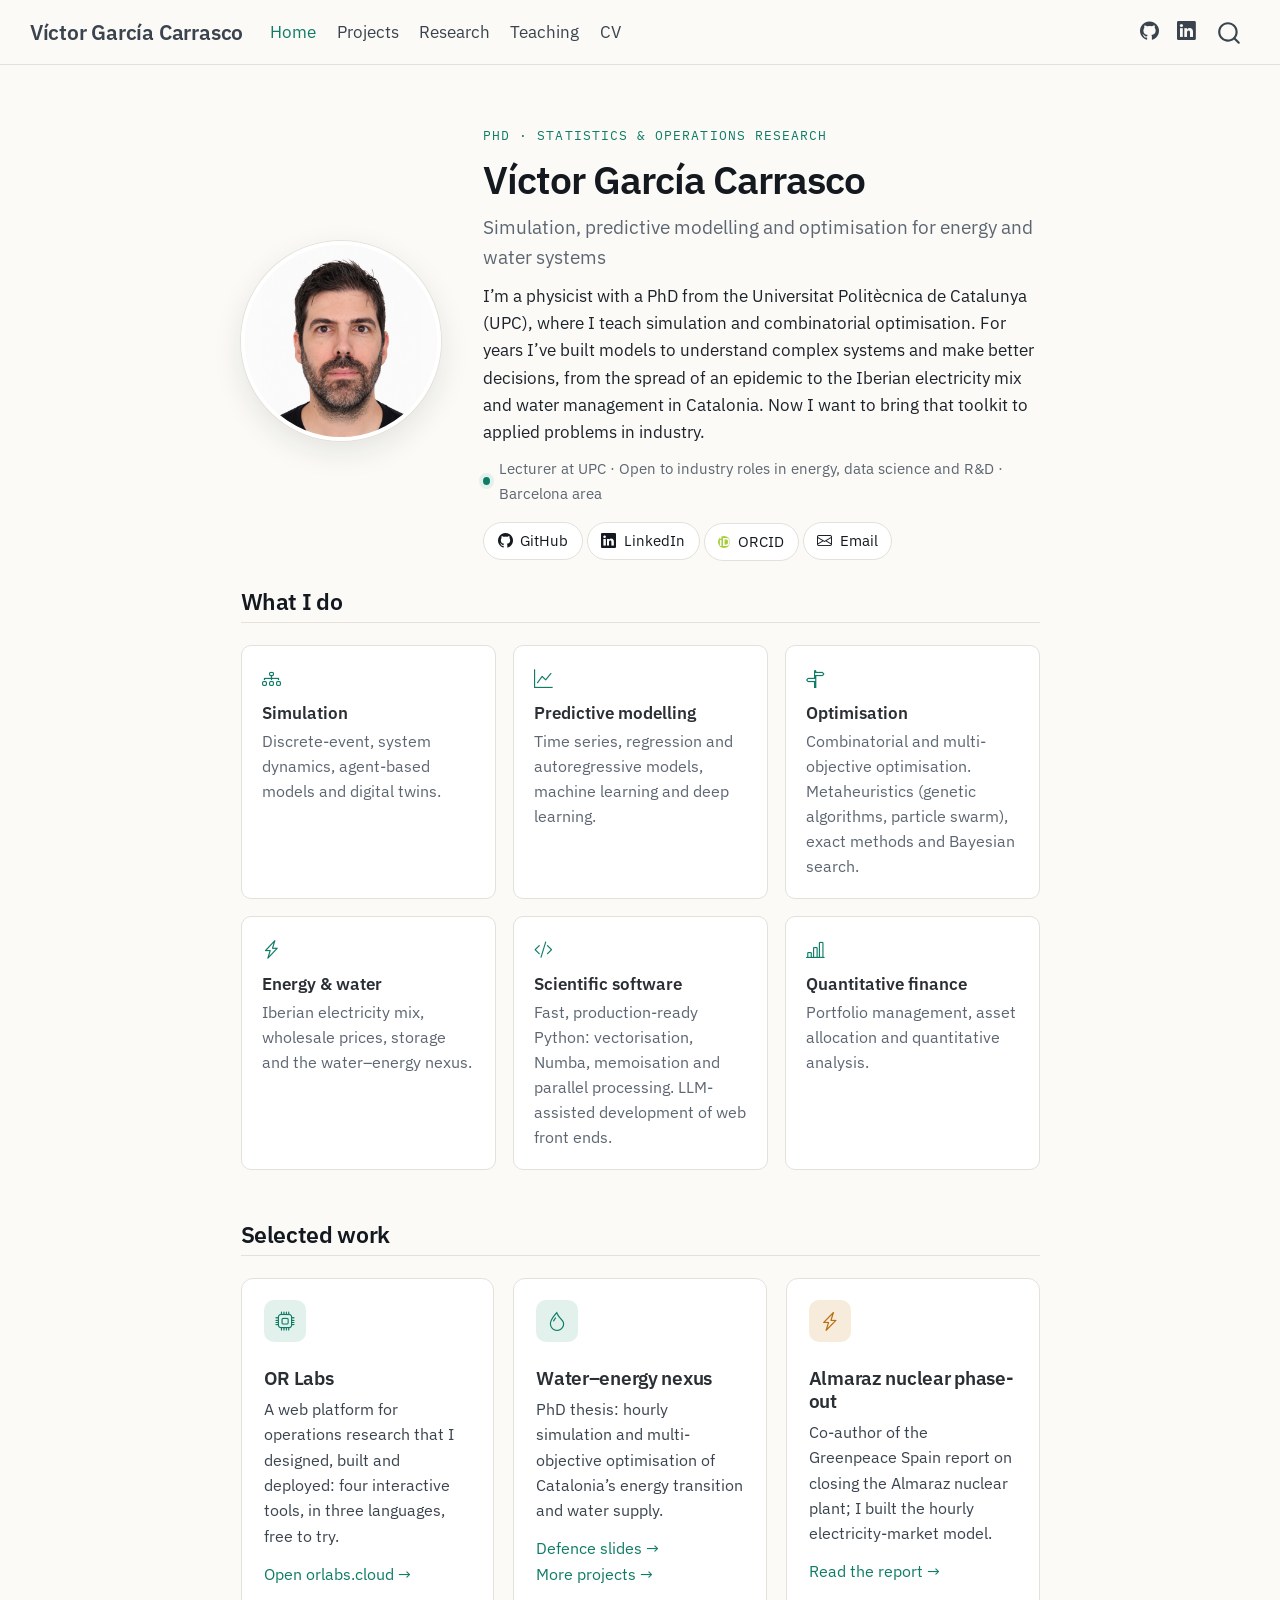
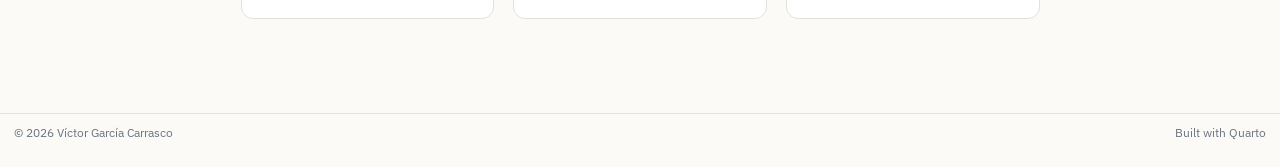
<file: index.html>
<!DOCTYPE html>
<html xmlns="http://www.w3.org/1999/xhtml" lang="en" xml:lang="en"><head>

<meta charset="utf-8">
<meta name="generator" content="quarto-1.10.20">

<meta name="viewport" content="width=device-width, initial-scale=1.0, user-scalable=yes">


<title>Víctor García Carrasco</title>
<style>
/* Default styles provided by pandoc.
** See https://pandoc.org/MANUAL.html#variables-for-html for config info.
*/
span.smallcaps{font-variant: small-caps;}
div.columns{display: flex; gap: 1.5em;}
div.column{flex: auto;}
@media screen {
div.columns{gap: min(4vw, 1.5em);}
div.column{overflow-x: auto;}
}
div.hanging-indent{margin-left: 1.5em; text-indent: -1.5em;}
ul.task-list{list-style: none;}
ul.task-list li input[type="checkbox"] {
  width: 0.8em;
  margin: 0 0.8em 0.2em -1em; /* quarto-specific, see https://github.com/quarto-dev/quarto-cli/issues/4556 */ 
  vertical-align: middle;
}
</style>


<script src="site_libs/quarto-nav/quarto-nav.js"></script>
<script src="site_libs/quarto-nav/headroom.min.js"></script>
<script src="site_libs/clipboard/clipboard.min.js"></script>
<script src="site_libs/quarto-search/autocomplete.umd.js"></script>
<script src="site_libs/quarto-search/fuse.min.js"></script>
<script src="site_libs/quarto-search/quarto-search.js"></script>
<meta name="quarto:offset" content="./">
<link href="./images/profile.jpg" rel="icon" type="image/jpeg">
<script src="site_libs/quarto-html/quarto.js" type="module"></script>
<script src="site_libs/quarto-html/tabsets/tabsets.js" type="module"></script>
<script src="site_libs/quarto-html/popper.min.js"></script>
<script src="site_libs/quarto-html/tippy.umd.min.js"></script>
<link href="site_libs/quarto-html/tippy.css" rel="stylesheet">
<link href="site_libs/quarto-html/quarto-syntax-highlighting-8507f62baa3251ae0b684fec7492e69a.css" rel="stylesheet" id="quarto-text-highlighting-styles">
<script src="site_libs/bootstrap/bootstrap.min.js"></script>
<link href="site_libs/bootstrap/bootstrap-icons.css" rel="stylesheet">
<link href="site_libs/bootstrap/bootstrap-102f5c1a44d65feff6fb315ae211ab57.min.css" rel="stylesheet" append-hash="true" id="quarto-bootstrap" data-mode="light">
<script id="quarto-search-options" type="application/json">{
  "location": "navbar",
  "copy-button": false,
  "collapse-after": 3,
  "panel-placement": "end",
  "type": "overlay",
  "limit": 50,
  "keyboard-shortcut": [
    "f",
    "/",
    "s"
  ],
  "show-item-context": false,
  "language": {
    "search-no-results-text": "No results",
    "search-matching-documents-text": "matching documents",
    "search-copy-link-title": "Copy link to search",
    "search-hide-matches-text": "Hide additional matches",
    "search-more-match-text": "more match in this document",
    "search-more-matches-text": "more matches in this document",
    "search-clear-button-title": "Clear",
    "search-text-placeholder": "",
    "search-detached-cancel-button-title": "Cancel",
    "search-submit-button-title": "Submit",
    "search-label": "Search"
  }
}</script>
<style>html{ scroll-behavior: smooth; }</style>


<meta property="og:title" content="Víctor García Carrasco">
<meta property="og:image" content="https://vgarcica.github.io/images/profile.jpg">
<meta property="og:site_name" content="Víctor García Carrasco">
<meta property="og:image:alt" content="Víctor García Carrasco">
<meta name="twitter:title" content="Víctor García Carrasco">
<meta name="twitter:image" content="https://vgarcica.github.io/images/profile.jpg">
<meta name="twitter:image:alt" content="Víctor García Carrasco">
<meta name="twitter:card" content="summary_large_image">
</head>

<body class="nav-fixed fullcontent quarto-light">

<div id="quarto-search-results"></div>
  <header id="quarto-header" class="headroom fixed-top">
    <nav class="navbar navbar-expand-lg " data-bs-theme="dark">
      <div class="navbar-container container-fluid">
      <div class="navbar-brand-container mx-auto">
    <a class="navbar-brand" href="./index.html">
    <span class="navbar-title">Víctor García Carrasco</span>
    </a>
  </div>
            <div id="quarto-search" class="" title="Search"></div>
          <button class="navbar-toggler" type="button" data-bs-toggle="collapse" data-bs-target="#navbarCollapse" aria-controls="navbarCollapse" role="menu" aria-expanded="false" aria-label="Toggle navigation" onclick="if (window.quartoToggleHeadroom) { window.quartoToggleHeadroom(); }">
  <span class="navbar-toggler-icon"></span>
</button>
          <div class="collapse navbar-collapse" id="navbarCollapse">
            <ul class="navbar-nav navbar-nav-scroll me-auto">
  <li class="nav-item">
    <a class="nav-link active" href="./index.html" aria-current="page"> 
<span class="menu-text">Home</span></a>
  </li>  
  <li class="nav-item">
    <a class="nav-link" href="./projects.html"> 
<span class="menu-text">Projects</span></a>
  </li>  
  <li class="nav-item">
    <a class="nav-link" href="./research.html"> 
<span class="menu-text">Research</span></a>
  </li>  
  <li class="nav-item">
    <a class="nav-link" href="./teaching.html"> 
<span class="menu-text">Teaching</span></a>
  </li>  
  <li class="nav-item">
    <a class="nav-link" href="./cv.html"> 
<span class="menu-text">CV</span></a>
  </li>  
</ul>
            <ul class="navbar-nav navbar-nav-scroll ms-auto">
  <li class="nav-item compact">
    <a class="nav-link" href="https://github.com/vgarcica"> <i class="bi bi-github" role="img" aria-label="GitHub">
</i> 
<span class="menu-text"></span></a>
  </li>  
  <li class="nav-item compact">
    <a class="nav-link" href="https://www.linkedin.com/in/vgarcia81/"> <i class="bi bi-linkedin" role="img" aria-label="LinkedIn">
</i> 
<span class="menu-text"></span></a>
  </li>  
</ul>
          </div> <!-- /navcollapse -->
            <div class="quarto-navbar-tools">
</div>
      </div> <!-- /container-fluid -->
    </nav>
</header>
<!-- content -->
<div id="quarto-content" class="quarto-container page-columns page-rows-contents page-layout-article page-navbar">
<!-- sidebar -->
<!-- margin-sidebar -->
    
<!-- main -->
<main class="content" id="quarto-document-content"><header id="title-block-header" class="quarto-title-block"></header>




<div class="hero">
<p><img src="images/profile.jpg" class="avatar img-fluid" alt="Víctor García Carrasco"></p>
<div class="hero-text">
<p><span class="eyebrow">PhD · Statistics &amp; Operations Research</span></p>
<p><span class="hero-name">Víctor García Carrasco</span></p>
<p><span class="hero-role">Simulation, predictive modelling and optimisation for energy and water systems</span></p>
<p>I’m a physicist with a PhD from the Universitat Politècnica de Catalunya (UPC), where I teach simulation and combinatorial optimisation. For years I’ve built models to understand complex systems and make better decisions, from the spread of an epidemic to the Iberian electricity mix and water management in Catalonia. Now I want to bring that toolkit to applied problems in industry.</p>
<p><span class="status">Lecturer at UPC · Open to industry roles in energy, data science and R&amp;D · Barcelona area</span></p>
<div class="social">
<p><a href="https://github.com/vgarcica"><i class="bi bi-github"></i> GitHub</a> <a href="https://www.linkedin.com/in/vgarcia81/"><i class="bi bi-linkedin"></i> LinkedIn</a> <!-- Bluesky: quita los marcadores de comentario y pon tu handle para activarlo
[<i class="bi bi-bluesky"></i> Bluesky](https://bsky.app/profile/TU_USUARIO_BLUESKY)
--> <a href="https://orcid.org/0009-0003-6248-4426"><span class="orcid-id">iD</span> ORCID</a> <a href="mailto:victorgc81@gmail.com"><i class="bi bi-envelope"></i> Email</a></p>
</div>
</div>
</div>
<section id="what-i-do" class="level2">
<h2 data-anchor-id="what-i-do">What I do</h2>
<div class="skills">
<div>
<p><i class="bi bi-diagram-3"></i></p>
<section id="simulation" class="level4">
<h4 data-anchor-id="simulation">Simulation</h4>
<p>Discrete-event, system dynamics, agent-based models and digital twins.</p>
</section>
</div>
<div>
<p><i class="bi bi-graph-up"></i></p>
<section id="predictive-modelling" class="level4">
<h4 data-anchor-id="predictive-modelling">Predictive modelling</h4>
<p>Time series, regression and autoregressive models, machine learning and deep learning.</p>
</section>
</div>
<div>
<p><i class="bi bi-signpost-split"></i></p>
<section id="optimisation" class="level4">
<h4 data-anchor-id="optimisation">Optimisation</h4>
<p>Combinatorial and multi-objective optimisation. Metaheuristics (genetic algorithms, particle swarm), exact methods and Bayesian search.</p>
</section>
</div>
<div>
<p><i class="bi bi-lightning-charge"></i></p>
<section id="energy-water" class="level4">
<h4 data-anchor-id="energy-water">Energy &amp; water</h4>
<p>Iberian electricity mix, wholesale prices, storage and the water–energy nexus.</p>
</section>
</div>
<div>
<p><i class="bi bi-code-slash"></i></p>
<section id="scientific-software" class="level4">
<h4 data-anchor-id="scientific-software">Scientific software</h4>
<p>Fast, production-ready Python: vectorisation, Numba, memoisation and parallel processing. LLM-assisted development of web front ends.</p>
</section>
</div>
<div>
<p><i class="bi bi-bar-chart-line"></i></p>
<section id="quantitative-finance" class="level4">
<h4 data-anchor-id="quantitative-finance">Quantitative finance</h4>
<p>Portfolio management, asset allocation and quantitative analysis.</p>
</section>
</div>
</div>
</section>
<section id="selected-work" class="level2">
<h2 data-anchor-id="selected-work">Selected work</h2>
<div class="project-grid three">
<div class="project-card">
<p><span class="pc-icon"><i class="bi bi-cpu"></i></span></p>
<section id="or-labs" class="level3">
<h3 data-anchor-id="or-labs">OR Labs</h3>
<p>A web platform for operations research that I designed, built and deployed: four interactive tools, in three languages, free to try.</p>
<div class="card-links">
<p><a href="https://orlabs.cloud">Open orlabs.cloud →</a></p>
</div>
</section>
</div>
<div class="project-card">
<p><span class="pc-icon"><i class="bi bi-droplet"></i></span></p>
<section id="waterenergy-nexus" class="level3">
<h3 data-anchor-id="waterenergy-nexus">Water–energy nexus</h3>
<p>PhD thesis: hourly simulation and multi-objective optimisation of Catalonia’s energy transition and water supply.</p>
<div class="card-links">
<p><a href="files/thesis-defence-slides.pdf">Defence slides →</a> <a href="./projects.html">More projects →</a></p>
</div>
</section>
</div>
<div class="project-card">
<p><span class="pc-icon amber"><i class="bi bi-lightning-charge"></i></span></p>
<section id="almaraz-nuclear-phase-out" class="level3">
<h3 data-anchor-id="almaraz-nuclear-phase-out">Almaraz nuclear phase-out</h3>
<p>Co-author of the Greenpeace Spain report on closing the Almaraz nuclear plant; I built the hourly electricity-market model.</p>
<div class="card-links">
<p><a href="https://es.greenpeace.org/es/wp-content/uploads/sites/3/2026/02/Informe-cierre-Almaraz-pag.pdf">Read the report →</a></p>
</div>
</section>
</div>
</div>


</section>

</main> <!-- /main -->
<script id="quarto-html-after-body" type="application/javascript">
  window.document.addEventListener("DOMContentLoaded", function (event) {
    const isCodeAnnotation = (el) => {
      for (const clz of el.classList) {
        if (clz.startsWith('code-annotation-')) {                     
          return true;
        }
      }
      return false;
    }
    const onCopySuccess = function(e) {
      // button target
      const button = e.trigger;
      // don't keep focus
      button.blur();
      // flash "checked"
      button.classList.add('code-copy-button-checked');
      var currentTitle = button.getAttribute("title");
      button.setAttribute("title", "Copied!");
      let tooltip;
      if (window.bootstrap) {
        button.setAttribute("data-bs-toggle", "tooltip");
        button.setAttribute("data-bs-placement", "left");
        button.setAttribute("data-bs-title", "Copied!");
        tooltip = new bootstrap.Tooltip(button, 
          { trigger: "manual", 
            customClass: "code-copy-button-tooltip",
            offset: [0, -8]});
        tooltip.show();    
      }
      setTimeout(function() {
        if (tooltip) {
          tooltip.hide();
          button.removeAttribute("data-bs-title");
          button.removeAttribute("data-bs-toggle");
          button.removeAttribute("data-bs-placement");
        }
        button.setAttribute("title", currentTitle);
        button.classList.remove('code-copy-button-checked');
      }, 1000);
      // clear code selection
      e.clearSelection();
    }
    const getTextToCopy = function(trigger) {
      const outerScaffold = trigger.parentElement.cloneNode(true);
      const codeEl = outerScaffold.querySelector('code');
      for (const childEl of codeEl.children) {
        if (isCodeAnnotation(childEl)) {
          childEl.remove();
        }
      }
      return codeEl.innerText;
    }
    const clipboard = new window.ClipboardJS('.code-copy-button:not([data-in-quarto-modal])', {
      text: getTextToCopy
    });
    clipboard.on('success', onCopySuccess);
    if (window.document.getElementById('quarto-embedded-source-code-modal')) {
      const clipboardModal = new window.ClipboardJS('.code-copy-button[data-in-quarto-modal]', {
        text: getTextToCopy,
        container: window.document.getElementById('quarto-embedded-source-code-modal')
      });
      clipboardModal.on('success', onCopySuccess);
    }
      var localhostRegex = new RegExp(/^(?:http|https):\/\/localhost\:?[0-9]*\//);
      var mailtoRegex = new RegExp(/^mailto:/);
        var filterRegex = new RegExp("https:\/\/vgarcica\.github\.io");
      var isInternal = (href) => {
          return filterRegex.test(href) || localhostRegex.test(href) || mailtoRegex.test(href);
      }
      // Inspect non-navigation links and adorn them if external
     var links = window.document.querySelectorAll('a[href]:not(.nav-link):not(.navbar-brand):not(.toc-action):not(.sidebar-link):not(.sidebar-item-toggle):not(.pagination-link):not(.no-external):not([aria-hidden]):not(.dropdown-item):not(.quarto-navigation-tool):not(.about-link)');
      for (var i=0; i<links.length; i++) {
        const link = links[i];
        if (!isInternal(link.href)) {
          // undo the damage that might have been done by quarto-nav.js in the case of
          // links that we want to consider external
          if (link.dataset.originalHref !== undefined) {
            link.href = link.dataset.originalHref;
          }
        }
      }
    function tippyHover(el, contentFn, onTriggerFn, onUntriggerFn) {
      const config = {
        allowHTML: true,
        maxWidth: 500,
        delay: 100,
        arrow: false,
        appendTo: function(el) {
            return el.parentElement;
        },
        interactive: true,
        interactiveBorder: 10,
        theme: 'quarto',
        placement: 'bottom-start',
      };
      if (contentFn) {
        config.content = contentFn;
      }
      if (onTriggerFn) {
        config.onTrigger = onTriggerFn;
      }
      if (onUntriggerFn) {
        config.onUntrigger = onUntriggerFn;
      }
      window.tippy(el, config); 
    }
    const noterefs = window.document.querySelectorAll('a[role="doc-noteref"]');
    for (var i=0; i<noterefs.length; i++) {
      const ref = noterefs[i];
      tippyHover(ref, function() {
        // use id or data attribute instead here
        let href = ref.getAttribute('data-footnote-href') || ref.getAttribute('href');
        try { href = new URL(href).hash; } catch {}
        const id = href.replace(/^#\/?/, "");
        const note = window.document.getElementById(id);
        if (note) {
          return note.innerHTML;
        } else {
          return "";
        }
      });
    }
    const xrefs = window.document.querySelectorAll('a.quarto-xref');
    const processXRef = (id, note) => {
      // Strip column container classes
      const stripColumnClz = (el) => {
        el.classList.remove("page-full", "page-columns");
        if (el.children) {
          for (const child of el.children) {
            stripColumnClz(child);
          }
        }
      }
      stripColumnClz(note)
      if (id === null || id.startsWith('sec-')) {
        // Special case sections, only their first couple elements
        const container = document.createElement("div");
        if (note.children && note.children.length > 2) {
          container.appendChild(note.children[0].cloneNode(true));
          for (let i = 1; i < note.children.length; i++) {
            const child = note.children[i];
            if (child.tagName === "P" && child.innerText === "") {
              continue;
            } else {
              container.appendChild(child.cloneNode(true));
              break;
            }
          }
          if (window.Quarto?.typesetMath) {
            window.Quarto.typesetMath(container);
          }
          return container.innerHTML
        } else {
          if (window.Quarto?.typesetMath) {
            window.Quarto.typesetMath(note);
          }
          return note.innerHTML;
        }
      } else {
        // Remove any anchor links if they are present
        const anchorLink = note.querySelector('a.anchorjs-link');
        if (anchorLink) {
          anchorLink.remove();
        }
        if (window.Quarto?.typesetMath) {
          window.Quarto.typesetMath(note);
        }
        if (note.classList.contains("callout")) {
          return note.outerHTML;
        } else {
          return note.innerHTML;
        }
      }
    }
    for (var i=0; i<xrefs.length; i++) {
      const xref = xrefs[i];
      tippyHover(xref, undefined, function(instance) {
        instance.disable();
        let url = xref.getAttribute('href');
        let hash = undefined; 
        if (url.startsWith('#')) {
          hash = url;
        } else {
          try { hash = new URL(url).hash; } catch {}
        }
        if (hash) {
          const id = hash.replace(/^#\/?/, "");
          const note = window.document.getElementById(id);
          if (note !== null) {
            try {
              const html = processXRef(id, note.cloneNode(true));
              instance.setContent(html);
            } finally {
              instance.enable();
              instance.show();
            }
          } else {
            // See if we can fetch this
            fetch(url.split('#')[0])
            .then(res => res.text())
            .then(html => {
              const parser = new DOMParser();
              const htmlDoc = parser.parseFromString(html, "text/html");
              const note = htmlDoc.getElementById(id);
              if (note !== null) {
                const html = processXRef(id, note);
                instance.setContent(html);
              } 
            }).finally(() => {
              instance.enable();
              instance.show();
            });
          }
        } else {
          // See if we can fetch a full url (with no hash to target)
          // This is a special case and we should probably do some content thinning / targeting
          fetch(url)
          .then(res => res.text())
          .then(html => {
            const parser = new DOMParser();
            const htmlDoc = parser.parseFromString(html, "text/html");
            const note = htmlDoc.querySelector('main.content');
            if (note !== null) {
              // This should only happen for chapter cross references
              // (since there is no id in the URL)
              // remove the first header
              if (note.children.length > 0 && note.children[0].tagName === "HEADER") {
                note.children[0].remove();
              }
              const html = processXRef(null, note);
              instance.setContent(html);
            } 
          }).finally(() => {
            instance.enable();
            instance.show();
          });
        }
      }, function(instance) {
      });
    }
        let selectedAnnoteEl;
        const selectorForAnnotation = ( cell, annotation) => {
          let cellAttr = 'data-code-cell="' + cell + '"';
          let lineAttr = 'data-code-annotation="' +  annotation + '"';
          const selector = 'span[' + cellAttr + '][' + lineAttr + ']';
          return selector;
        }
        const selectCodeLines = (annoteEl) => {
          const doc = window.document;
          const targetCell = annoteEl.getAttribute("data-target-cell");
          const targetAnnotation = annoteEl.getAttribute("data-target-annotation");
          const annoteSpan = window.document.querySelector(selectorForAnnotation(targetCell, targetAnnotation));
          const lines = annoteSpan.getAttribute("data-code-lines").split(",");
          const lineIds = lines.map((line) => {
            return targetCell + "-" + line;
          })
          let top = null;
          let height = null;
          let parent = null;
          if (lineIds.length > 0) {
              //compute the position of the single el (top and bottom and make a div)
              const el = window.document.getElementById(lineIds[0]);
              top = el.offsetTop;
              height = el.offsetHeight;
              parent = el.parentElement.parentElement;
            if (lineIds.length > 1) {
              const lastEl = window.document.getElementById(lineIds[lineIds.length - 1]);
              const bottom = lastEl.offsetTop + lastEl.offsetHeight;
              height = bottom - top;
            }
            if (top !== null && height !== null && parent !== null) {
              // cook up a div (if necessary) and position it 
              let div = window.document.getElementById("code-annotation-line-highlight");
              if (div === null) {
                div = window.document.createElement("div");
                div.setAttribute("id", "code-annotation-line-highlight");
                div.style.position = 'absolute';
                parent.appendChild(div);
              }
              div.style.top = top - 2 + "px";
              div.style.height = height + 4 + "px";
              div.style.left = 0;
              let gutterDiv = window.document.getElementById("code-annotation-line-highlight-gutter");
              if (gutterDiv === null) {
                gutterDiv = window.document.createElement("div");
                gutterDiv.setAttribute("id", "code-annotation-line-highlight-gutter");
                gutterDiv.style.position = 'absolute';
                const codeCell = window.document.getElementById(targetCell);
                const gutter = codeCell.querySelector('.code-annotation-gutter');
                gutter.appendChild(gutterDiv);
              }
              gutterDiv.style.top = top - 2 + "px";
              gutterDiv.style.height = height + 4 + "px";
            }
            selectedAnnoteEl = annoteEl;
          }
        };
        const unselectCodeLines = () => {
          const elementsIds = ["code-annotation-line-highlight", "code-annotation-line-highlight-gutter"];
          elementsIds.forEach((elId) => {
            const div = window.document.getElementById(elId);
            if (div) {
              div.remove();
            }
          });
          selectedAnnoteEl = undefined;
        };
          // Handle positioning of the toggle
      window.addEventListener(
        "resize",
        throttle(() => {
          elRect = undefined;
          if (selectedAnnoteEl) {
            selectCodeLines(selectedAnnoteEl);
          }
        }, 10)
      );
      function throttle(fn, ms) {
      let throttle = false;
      let timer;
        return (...args) => {
          if(!throttle) { // first call gets through
              fn.apply(this, args);
              throttle = true;
          } else { // all the others get throttled
              if(timer) clearTimeout(timer); // cancel #2
              timer = setTimeout(() => {
                fn.apply(this, args);
                timer = throttle = false;
              }, ms);
          }
        };
      }
        // Attach click handler to the DT
        const annoteDls = window.document.querySelectorAll('dt[data-target-cell]');
        for (const annoteDlNode of annoteDls) {
          annoteDlNode.addEventListener('click', (event) => {
            const clickedEl = event.target;
            if (clickedEl !== selectedAnnoteEl) {
              unselectCodeLines();
              const activeEl = window.document.querySelector('dt[data-target-cell].code-annotation-active');
              if (activeEl) {
                activeEl.classList.remove('code-annotation-active');
              }
              selectCodeLines(clickedEl);
              clickedEl.classList.add('code-annotation-active');
            } else {
              // Unselect the line
              unselectCodeLines();
              clickedEl.classList.remove('code-annotation-active');
            }
          });
        }
    const findCites = (el) => {
      const parentEl = el.parentElement;
      if (parentEl) {
        const cites = parentEl.dataset.cites;
        if (cites) {
          return {
            el,
            cites: cites.split(' ')
          };
        } else {
          return findCites(el.parentElement)
        }
      } else {
        return undefined;
      }
    };
    var bibliorefs = window.document.querySelectorAll('a[role="doc-biblioref"]');
    for (var i=0; i<bibliorefs.length; i++) {
      const ref = bibliorefs[i];
      const citeInfo = findCites(ref);
      if (citeInfo) {
        tippyHover(citeInfo.el, function() {
          var popup = window.document.createElement('div');
          citeInfo.cites.forEach(function(cite) {
            var citeDiv = window.document.createElement('div');
            citeDiv.classList.add('hanging-indent');
            citeDiv.classList.add('csl-entry');
            var biblioDiv = window.document.getElementById('ref-' + cite);
            if (biblioDiv) {
              citeDiv.innerHTML = biblioDiv.innerHTML;
            }
            popup.appendChild(citeDiv);
          });
          return popup.innerHTML;
        });
      }
    }
  });
  </script>
</div> <!-- /content -->
<footer class="footer">
  <div class="nav-footer">
    <div class="nav-footer-left">
<p>© 2026 Víctor García Carrasco</p>
</div>   
    <div class="nav-footer-center">
      &nbsp;
    </div>
    <div class="nav-footer-right">
<p>Built with <a href="https://quarto.org">Quarto</a></p>
</div>
  </div>
</footer>




<script src="site_libs/quarto-html/zenscroll-min.js"></script>
</body></html>
</file>
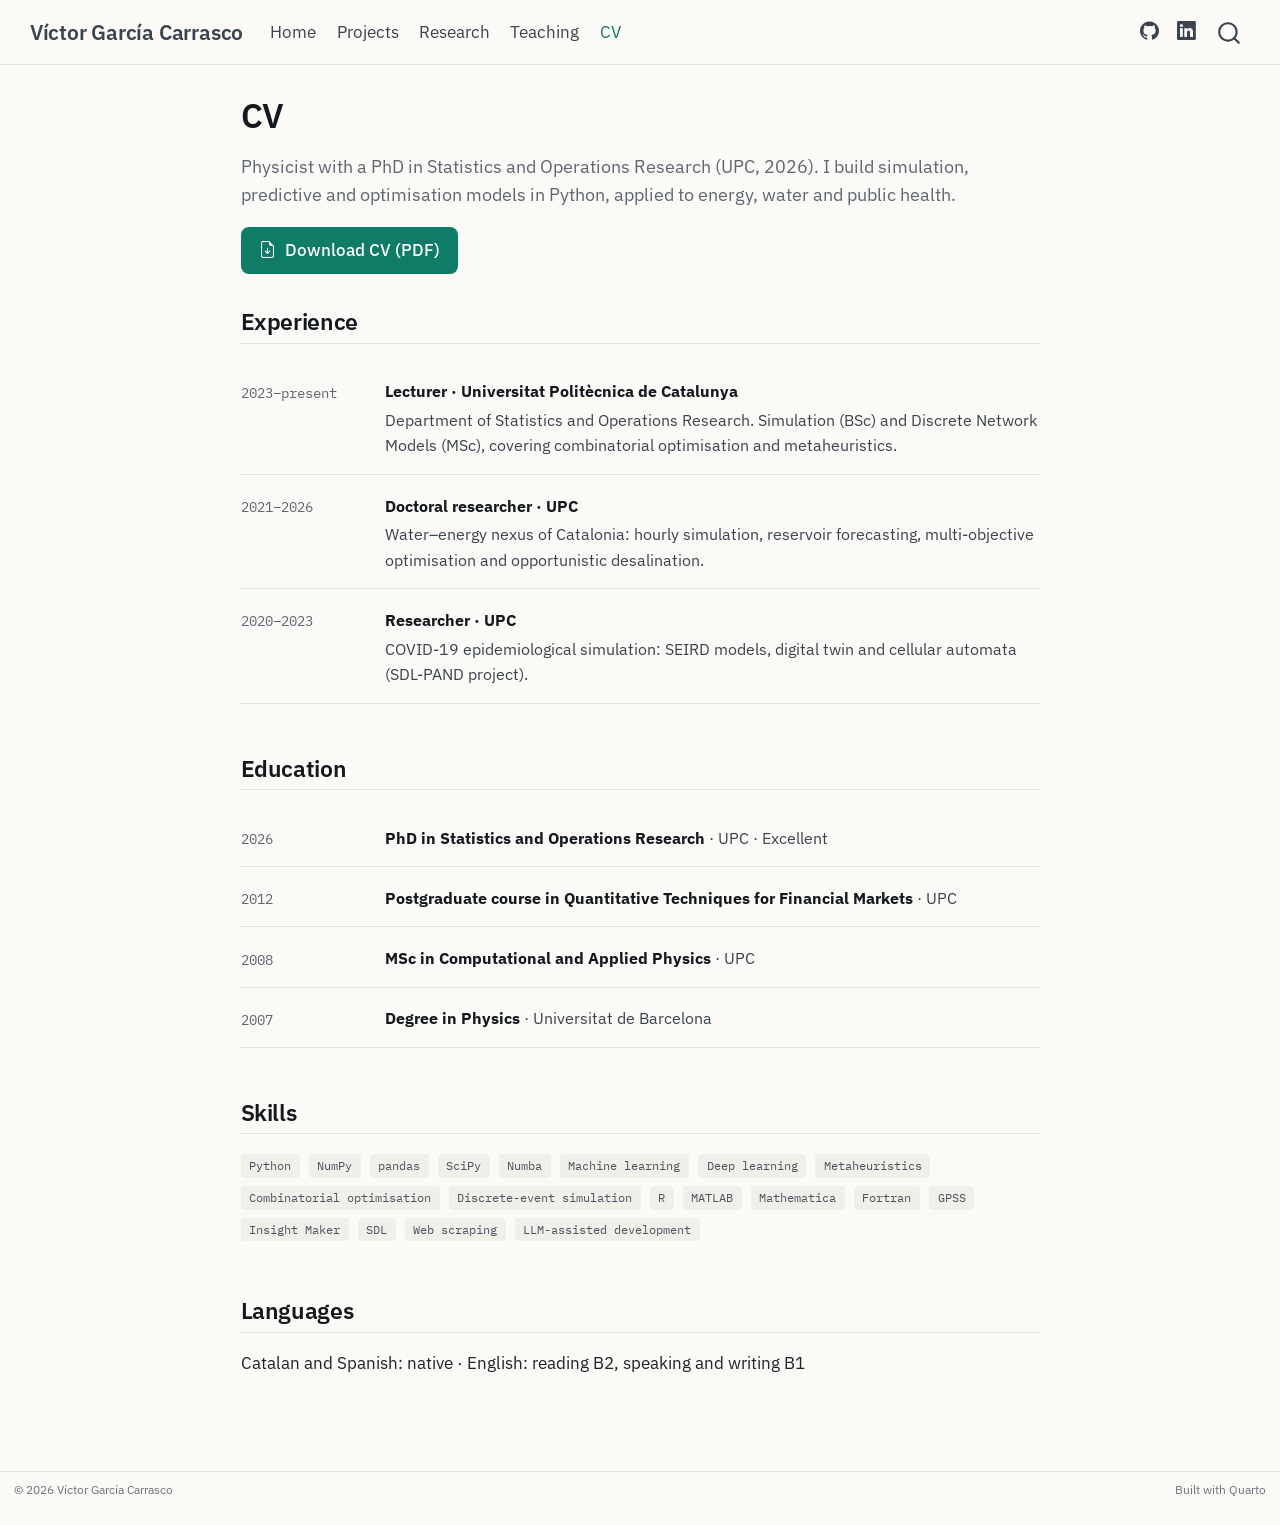
<file: cv.html>
<!DOCTYPE html>
<html xmlns="http://www.w3.org/1999/xhtml" lang="en" xml:lang="en"><head>

<meta charset="utf-8">
<meta name="generator" content="quarto-1.10.20">

<meta name="viewport" content="width=device-width, initial-scale=1.0, user-scalable=yes">


<title>CV – Víctor García Carrasco</title>
<style>
/* Default styles provided by pandoc.
** See https://pandoc.org/MANUAL.html#variables-for-html for config info.
*/
span.smallcaps{font-variant: small-caps;}
div.columns{display: flex; gap: 1.5em;}
div.column{flex: auto;}
@media screen {
div.columns{gap: min(4vw, 1.5em);}
div.column{overflow-x: auto;}
}
div.hanging-indent{margin-left: 1.5em; text-indent: -1.5em;}
ul.task-list{list-style: none;}
ul.task-list li input[type="checkbox"] {
  width: 0.8em;
  margin: 0 0.8em 0.2em -1em; /* quarto-specific, see https://github.com/quarto-dev/quarto-cli/issues/4556 */ 
  vertical-align: middle;
}
</style>


<script src="site_libs/quarto-nav/quarto-nav.js"></script>
<script src="site_libs/quarto-nav/headroom.min.js"></script>
<script src="site_libs/clipboard/clipboard.min.js"></script>
<script src="site_libs/quarto-search/autocomplete.umd.js"></script>
<script src="site_libs/quarto-search/fuse.min.js"></script>
<script src="site_libs/quarto-search/quarto-search.js"></script>
<meta name="quarto:offset" content="./">
<link href="./images/profile.jpg" rel="icon" type="image/jpeg">
<script src="site_libs/quarto-html/quarto.js" type="module"></script>
<script src="site_libs/quarto-html/tabsets/tabsets.js" type="module"></script>
<script src="site_libs/quarto-html/popper.min.js"></script>
<script src="site_libs/quarto-html/tippy.umd.min.js"></script>
<link href="site_libs/quarto-html/tippy.css" rel="stylesheet">
<link href="site_libs/quarto-html/quarto-syntax-highlighting-8507f62baa3251ae0b684fec7492e69a.css" rel="stylesheet" id="quarto-text-highlighting-styles">
<script src="site_libs/bootstrap/bootstrap.min.js"></script>
<link href="site_libs/bootstrap/bootstrap-icons.css" rel="stylesheet">
<link href="site_libs/bootstrap/bootstrap-102f5c1a44d65feff6fb315ae211ab57.min.css" rel="stylesheet" append-hash="true" id="quarto-bootstrap" data-mode="light">
<script id="quarto-search-options" type="application/json">{
  "location": "navbar",
  "copy-button": false,
  "collapse-after": 3,
  "panel-placement": "end",
  "type": "overlay",
  "limit": 50,
  "keyboard-shortcut": [
    "f",
    "/",
    "s"
  ],
  "show-item-context": false,
  "language": {
    "search-no-results-text": "No results",
    "search-matching-documents-text": "matching documents",
    "search-copy-link-title": "Copy link to search",
    "search-hide-matches-text": "Hide additional matches",
    "search-more-match-text": "more match in this document",
    "search-more-matches-text": "more matches in this document",
    "search-clear-button-title": "Clear",
    "search-text-placeholder": "",
    "search-detached-cancel-button-title": "Cancel",
    "search-submit-button-title": "Submit",
    "search-label": "Search"
  }
}</script>
<style>html{ scroll-behavior: smooth; }</style>


<meta property="og:title" content="CV – Víctor García Carrasco">
<meta property="og:description" content="Physicist and PhD in Statistics &amp; Operations Research. Simulation, predictive modelling and optimisation for energy and water systems.">
<meta property="og:image" content="https://vgarcica.github.io/images/profile.jpg">
<meta property="og:site_name" content="Víctor García Carrasco">
<meta name="twitter:title" content="CV – Víctor García Carrasco">
<meta name="twitter:description" content="Physicist and PhD in Statistics &amp; Operations Research. Simulation, predictive modelling and optimisation for energy and water systems.">
<meta name="twitter:image" content="https://vgarcica.github.io/images/profile.jpg">
<meta name="twitter:card" content="summary_large_image">
</head>

<body class="nav-fixed fullcontent quarto-light">

<div id="quarto-search-results"></div>
  <header id="quarto-header" class="headroom fixed-top">
    <nav class="navbar navbar-expand-lg " data-bs-theme="dark">
      <div class="navbar-container container-fluid">
      <div class="navbar-brand-container mx-auto">
    <a class="navbar-brand" href="./index.html">
    <span class="navbar-title">Víctor García Carrasco</span>
    </a>
  </div>
            <div id="quarto-search" class="" title="Search"></div>
          <button class="navbar-toggler" type="button" data-bs-toggle="collapse" data-bs-target="#navbarCollapse" aria-controls="navbarCollapse" role="menu" aria-expanded="false" aria-label="Toggle navigation" onclick="if (window.quartoToggleHeadroom) { window.quartoToggleHeadroom(); }">
  <span class="navbar-toggler-icon"></span>
</button>
          <div class="collapse navbar-collapse" id="navbarCollapse">
            <ul class="navbar-nav navbar-nav-scroll me-auto">
  <li class="nav-item">
    <a class="nav-link" href="./index.html"> 
<span class="menu-text">Home</span></a>
  </li>  
  <li class="nav-item">
    <a class="nav-link" href="./projects.html"> 
<span class="menu-text">Projects</span></a>
  </li>  
  <li class="nav-item">
    <a class="nav-link" href="./research.html"> 
<span class="menu-text">Research</span></a>
  </li>  
  <li class="nav-item">
    <a class="nav-link" href="./teaching.html"> 
<span class="menu-text">Teaching</span></a>
  </li>  
  <li class="nav-item">
    <a class="nav-link active" href="./cv.html" aria-current="page"> 
<span class="menu-text">CV</span></a>
  </li>  
</ul>
            <ul class="navbar-nav navbar-nav-scroll ms-auto">
  <li class="nav-item compact">
    <a class="nav-link" href="https://github.com/vgarcica"> <i class="bi bi-github" role="img" aria-label="GitHub">
</i> 
<span class="menu-text"></span></a>
  </li>  
  <li class="nav-item compact">
    <a class="nav-link" href="https://www.linkedin.com/in/vgarcia81/"> <i class="bi bi-linkedin" role="img" aria-label="LinkedIn">
</i> 
<span class="menu-text"></span></a>
  </li>  
</ul>
          </div> <!-- /navcollapse -->
            <div class="quarto-navbar-tools">
</div>
      </div> <!-- /container-fluid -->
    </nav>
</header>
<!-- content -->
<div id="quarto-content" class="quarto-container page-columns page-rows-contents page-layout-article page-navbar">
<!-- sidebar -->
<!-- margin-sidebar -->
    
<!-- main -->
<main class="content" id="quarto-document-content">

<header id="title-block-header" class="quarto-title-block default">
<div class="quarto-title">
<h1 class="title">CV</h1>
</div>



<div class="quarto-title-meta">

    
  
    
  </div>
  


</header>


<div class="page-intro">
<p>Physicist with a PhD in Statistics and Operations Research (UPC, 2026). I build simulation, predictive and optimisation models in Python, applied to energy, water and public health.</p>
</div>
<p><a href="files/CV_Victor_Garcia_Carrasco.pdf" class="btn-cv"><i class="bi bi-file-earmark-arrow-down"></i> Download CV (PDF)</a></p>
<section id="experience" class="level2">
<h2 data-anchor-id="experience">Experience</h2>
<div class="entry">
<p><span class="when">2023–present</span></p>
<div>
<p><strong>Lecturer · Universitat Politècnica de Catalunya</strong></p>
<p>Department of Statistics and Operations Research. Simulation (BSc) and Discrete Network Models (MSc), covering combinatorial optimisation and metaheuristics.</p>
</div>
</div>
<div class="entry">
<p><span class="when">2021–2026</span></p>
<div>
<p><strong>Doctoral researcher · UPC</strong></p>
<p>Water–energy nexus of Catalonia: hourly simulation, reservoir forecasting, multi-objective optimisation and opportunistic desalination.</p>
</div>
</div>
<div class="entry">
<p><span class="when">2020–2023</span></p>
<div>
<p><strong>Researcher · UPC</strong></p>
<p>COVID-19 epidemiological simulation: SEIRD models, digital twin and cellular automata (SDL-PAND project).</p>
</div>
</div>
</section>
<section id="education" class="level2">
<h2 data-anchor-id="education">Education</h2>
<div class="entry">
<p><span class="when">2026</span></p>
<div>
<p><strong>PhD in Statistics and Operations Research</strong> · UPC · Excellent</p>
</div>
</div>
<div class="entry">
<p><span class="when">2012</span></p>
<div>
<p><strong>Postgraduate course in Quantitative Techniques for Financial Markets</strong> · UPC</p>
</div>
</div>
<div class="entry">
<p><span class="when">2008</span></p>
<div>
<p><strong>MSc in Computational and Applied Physics</strong> · UPC</p>
</div>
</div>
<div class="entry">
<p><span class="when">2007</span></p>
<div>
<p><strong>Degree in Physics</strong> · Universitat de Barcelona</p>
</div>
</div>
</section>
<section id="skills" class="level2">
<h2 data-anchor-id="skills">Skills</h2>
<div class="tags">
<p><span class="tag">Python</span> <span class="tag">NumPy</span> <span class="tag">pandas</span> <span class="tag">SciPy</span> <span class="tag">Numba</span> <span class="tag">Machine learning</span> <span class="tag">Deep learning</span> <span class="tag">Metaheuristics</span> <span class="tag">Combinatorial optimisation</span> <span class="tag">Discrete-event simulation</span> <span class="tag">R</span> <span class="tag">MATLAB</span> <span class="tag">Mathematica</span> <span class="tag">Fortran</span> <span class="tag">GPSS</span> <span class="tag">Insight Maker</span> <span class="tag">SDL</span> <span class="tag">Web scraping</span> <span class="tag">LLM-assisted development</span></p>
</div>
</section>
<section id="languages" class="level2">
<h2 data-anchor-id="languages">Languages</h2>
<p>Catalan and Spanish: native · English: reading B2, speaking and writing B1</p>


</section>

</main> <!-- /main -->
<script id="quarto-html-after-body" type="application/javascript">
  window.document.addEventListener("DOMContentLoaded", function (event) {
    const isCodeAnnotation = (el) => {
      for (const clz of el.classList) {
        if (clz.startsWith('code-annotation-')) {                     
          return true;
        }
      }
      return false;
    }
    const onCopySuccess = function(e) {
      // button target
      const button = e.trigger;
      // don't keep focus
      button.blur();
      // flash "checked"
      button.classList.add('code-copy-button-checked');
      var currentTitle = button.getAttribute("title");
      button.setAttribute("title", "Copied!");
      let tooltip;
      if (window.bootstrap) {
        button.setAttribute("data-bs-toggle", "tooltip");
        button.setAttribute("data-bs-placement", "left");
        button.setAttribute("data-bs-title", "Copied!");
        tooltip = new bootstrap.Tooltip(button, 
          { trigger: "manual", 
            customClass: "code-copy-button-tooltip",
            offset: [0, -8]});
        tooltip.show();    
      }
      setTimeout(function() {
        if (tooltip) {
          tooltip.hide();
          button.removeAttribute("data-bs-title");
          button.removeAttribute("data-bs-toggle");
          button.removeAttribute("data-bs-placement");
        }
        button.setAttribute("title", currentTitle);
        button.classList.remove('code-copy-button-checked');
      }, 1000);
      // clear code selection
      e.clearSelection();
    }
    const getTextToCopy = function(trigger) {
      const outerScaffold = trigger.parentElement.cloneNode(true);
      const codeEl = outerScaffold.querySelector('code');
      for (const childEl of codeEl.children) {
        if (isCodeAnnotation(childEl)) {
          childEl.remove();
        }
      }
      return codeEl.innerText;
    }
    const clipboard = new window.ClipboardJS('.code-copy-button:not([data-in-quarto-modal])', {
      text: getTextToCopy
    });
    clipboard.on('success', onCopySuccess);
    if (window.document.getElementById('quarto-embedded-source-code-modal')) {
      const clipboardModal = new window.ClipboardJS('.code-copy-button[data-in-quarto-modal]', {
        text: getTextToCopy,
        container: window.document.getElementById('quarto-embedded-source-code-modal')
      });
      clipboardModal.on('success', onCopySuccess);
    }
      var localhostRegex = new RegExp(/^(?:http|https):\/\/localhost\:?[0-9]*\//);
      var mailtoRegex = new RegExp(/^mailto:/);
        var filterRegex = new RegExp("https:\/\/vgarcica\.github\.io");
      var isInternal = (href) => {
          return filterRegex.test(href) || localhostRegex.test(href) || mailtoRegex.test(href);
      }
      // Inspect non-navigation links and adorn them if external
     var links = window.document.querySelectorAll('a[href]:not(.nav-link):not(.navbar-brand):not(.toc-action):not(.sidebar-link):not(.sidebar-item-toggle):not(.pagination-link):not(.no-external):not([aria-hidden]):not(.dropdown-item):not(.quarto-navigation-tool):not(.about-link)');
      for (var i=0; i<links.length; i++) {
        const link = links[i];
        if (!isInternal(link.href)) {
          // undo the damage that might have been done by quarto-nav.js in the case of
          // links that we want to consider external
          if (link.dataset.originalHref !== undefined) {
            link.href = link.dataset.originalHref;
          }
        }
      }
    function tippyHover(el, contentFn, onTriggerFn, onUntriggerFn) {
      const config = {
        allowHTML: true,
        maxWidth: 500,
        delay: 100,
        arrow: false,
        appendTo: function(el) {
            return el.parentElement;
        },
        interactive: true,
        interactiveBorder: 10,
        theme: 'quarto',
        placement: 'bottom-start',
      };
      if (contentFn) {
        config.content = contentFn;
      }
      if (onTriggerFn) {
        config.onTrigger = onTriggerFn;
      }
      if (onUntriggerFn) {
        config.onUntrigger = onUntriggerFn;
      }
      window.tippy(el, config); 
    }
    const noterefs = window.document.querySelectorAll('a[role="doc-noteref"]');
    for (var i=0; i<noterefs.length; i++) {
      const ref = noterefs[i];
      tippyHover(ref, function() {
        // use id or data attribute instead here
        let href = ref.getAttribute('data-footnote-href') || ref.getAttribute('href');
        try { href = new URL(href).hash; } catch {}
        const id = href.replace(/^#\/?/, "");
        const note = window.document.getElementById(id);
        if (note) {
          return note.innerHTML;
        } else {
          return "";
        }
      });
    }
    const xrefs = window.document.querySelectorAll('a.quarto-xref');
    const processXRef = (id, note) => {
      // Strip column container classes
      const stripColumnClz = (el) => {
        el.classList.remove("page-full", "page-columns");
        if (el.children) {
          for (const child of el.children) {
            stripColumnClz(child);
          }
        }
      }
      stripColumnClz(note)
      if (id === null || id.startsWith('sec-')) {
        // Special case sections, only their first couple elements
        const container = document.createElement("div");
        if (note.children && note.children.length > 2) {
          container.appendChild(note.children[0].cloneNode(true));
          for (let i = 1; i < note.children.length; i++) {
            const child = note.children[i];
            if (child.tagName === "P" && child.innerText === "") {
              continue;
            } else {
              container.appendChild(child.cloneNode(true));
              break;
            }
          }
          if (window.Quarto?.typesetMath) {
            window.Quarto.typesetMath(container);
          }
          return container.innerHTML
        } else {
          if (window.Quarto?.typesetMath) {
            window.Quarto.typesetMath(note);
          }
          return note.innerHTML;
        }
      } else {
        // Remove any anchor links if they are present
        const anchorLink = note.querySelector('a.anchorjs-link');
        if (anchorLink) {
          anchorLink.remove();
        }
        if (window.Quarto?.typesetMath) {
          window.Quarto.typesetMath(note);
        }
        if (note.classList.contains("callout")) {
          return note.outerHTML;
        } else {
          return note.innerHTML;
        }
      }
    }
    for (var i=0; i<xrefs.length; i++) {
      const xref = xrefs[i];
      tippyHover(xref, undefined, function(instance) {
        instance.disable();
        let url = xref.getAttribute('href');
        let hash = undefined; 
        if (url.startsWith('#')) {
          hash = url;
        } else {
          try { hash = new URL(url).hash; } catch {}
        }
        if (hash) {
          const id = hash.replace(/^#\/?/, "");
          const note = window.document.getElementById(id);
          if (note !== null) {
            try {
              const html = processXRef(id, note.cloneNode(true));
              instance.setContent(html);
            } finally {
              instance.enable();
              instance.show();
            }
          } else {
            // See if we can fetch this
            fetch(url.split('#')[0])
            .then(res => res.text())
            .then(html => {
              const parser = new DOMParser();
              const htmlDoc = parser.parseFromString(html, "text/html");
              const note = htmlDoc.getElementById(id);
              if (note !== null) {
                const html = processXRef(id, note);
                instance.setContent(html);
              } 
            }).finally(() => {
              instance.enable();
              instance.show();
            });
          }
        } else {
          // See if we can fetch a full url (with no hash to target)
          // This is a special case and we should probably do some content thinning / targeting
          fetch(url)
          .then(res => res.text())
          .then(html => {
            const parser = new DOMParser();
            const htmlDoc = parser.parseFromString(html, "text/html");
            const note = htmlDoc.querySelector('main.content');
            if (note !== null) {
              // This should only happen for chapter cross references
              // (since there is no id in the URL)
              // remove the first header
              if (note.children.length > 0 && note.children[0].tagName === "HEADER") {
                note.children[0].remove();
              }
              const html = processXRef(null, note);
              instance.setContent(html);
            } 
          }).finally(() => {
            instance.enable();
            instance.show();
          });
        }
      }, function(instance) {
      });
    }
        let selectedAnnoteEl;
        const selectorForAnnotation = ( cell, annotation) => {
          let cellAttr = 'data-code-cell="' + cell + '"';
          let lineAttr = 'data-code-annotation="' +  annotation + '"';
          const selector = 'span[' + cellAttr + '][' + lineAttr + ']';
          return selector;
        }
        const selectCodeLines = (annoteEl) => {
          const doc = window.document;
          const targetCell = annoteEl.getAttribute("data-target-cell");
          const targetAnnotation = annoteEl.getAttribute("data-target-annotation");
          const annoteSpan = window.document.querySelector(selectorForAnnotation(targetCell, targetAnnotation));
          const lines = annoteSpan.getAttribute("data-code-lines").split(",");
          const lineIds = lines.map((line) => {
            return targetCell + "-" + line;
          })
          let top = null;
          let height = null;
          let parent = null;
          if (lineIds.length > 0) {
              //compute the position of the single el (top and bottom and make a div)
              const el = window.document.getElementById(lineIds[0]);
              top = el.offsetTop;
              height = el.offsetHeight;
              parent = el.parentElement.parentElement;
            if (lineIds.length > 1) {
              const lastEl = window.document.getElementById(lineIds[lineIds.length - 1]);
              const bottom = lastEl.offsetTop + lastEl.offsetHeight;
              height = bottom - top;
            }
            if (top !== null && height !== null && parent !== null) {
              // cook up a div (if necessary) and position it 
              let div = window.document.getElementById("code-annotation-line-highlight");
              if (div === null) {
                div = window.document.createElement("div");
                div.setAttribute("id", "code-annotation-line-highlight");
                div.style.position = 'absolute';
                parent.appendChild(div);
              }
              div.style.top = top - 2 + "px";
              div.style.height = height + 4 + "px";
              div.style.left = 0;
              let gutterDiv = window.document.getElementById("code-annotation-line-highlight-gutter");
              if (gutterDiv === null) {
                gutterDiv = window.document.createElement("div");
                gutterDiv.setAttribute("id", "code-annotation-line-highlight-gutter");
                gutterDiv.style.position = 'absolute';
                const codeCell = window.document.getElementById(targetCell);
                const gutter = codeCell.querySelector('.code-annotation-gutter');
                gutter.appendChild(gutterDiv);
              }
              gutterDiv.style.top = top - 2 + "px";
              gutterDiv.style.height = height + 4 + "px";
            }
            selectedAnnoteEl = annoteEl;
          }
        };
        const unselectCodeLines = () => {
          const elementsIds = ["code-annotation-line-highlight", "code-annotation-line-highlight-gutter"];
          elementsIds.forEach((elId) => {
            const div = window.document.getElementById(elId);
            if (div) {
              div.remove();
            }
          });
          selectedAnnoteEl = undefined;
        };
          // Handle positioning of the toggle
      window.addEventListener(
        "resize",
        throttle(() => {
          elRect = undefined;
          if (selectedAnnoteEl) {
            selectCodeLines(selectedAnnoteEl);
          }
        }, 10)
      );
      function throttle(fn, ms) {
      let throttle = false;
      let timer;
        return (...args) => {
          if(!throttle) { // first call gets through
              fn.apply(this, args);
              throttle = true;
          } else { // all the others get throttled
              if(timer) clearTimeout(timer); // cancel #2
              timer = setTimeout(() => {
                fn.apply(this, args);
                timer = throttle = false;
              }, ms);
          }
        };
      }
        // Attach click handler to the DT
        const annoteDls = window.document.querySelectorAll('dt[data-target-cell]');
        for (const annoteDlNode of annoteDls) {
          annoteDlNode.addEventListener('click', (event) => {
            const clickedEl = event.target;
            if (clickedEl !== selectedAnnoteEl) {
              unselectCodeLines();
              const activeEl = window.document.querySelector('dt[data-target-cell].code-annotation-active');
              if (activeEl) {
                activeEl.classList.remove('code-annotation-active');
              }
              selectCodeLines(clickedEl);
              clickedEl.classList.add('code-annotation-active');
            } else {
              // Unselect the line
              unselectCodeLines();
              clickedEl.classList.remove('code-annotation-active');
            }
          });
        }
    const findCites = (el) => {
      const parentEl = el.parentElement;
      if (parentEl) {
        const cites = parentEl.dataset.cites;
        if (cites) {
          return {
            el,
            cites: cites.split(' ')
          };
        } else {
          return findCites(el.parentElement)
        }
      } else {
        return undefined;
      }
    };
    var bibliorefs = window.document.querySelectorAll('a[role="doc-biblioref"]');
    for (var i=0; i<bibliorefs.length; i++) {
      const ref = bibliorefs[i];
      const citeInfo = findCites(ref);
      if (citeInfo) {
        tippyHover(citeInfo.el, function() {
          var popup = window.document.createElement('div');
          citeInfo.cites.forEach(function(cite) {
            var citeDiv = window.document.createElement('div');
            citeDiv.classList.add('hanging-indent');
            citeDiv.classList.add('csl-entry');
            var biblioDiv = window.document.getElementById('ref-' + cite);
            if (biblioDiv) {
              citeDiv.innerHTML = biblioDiv.innerHTML;
            }
            popup.appendChild(citeDiv);
          });
          return popup.innerHTML;
        });
      }
    }
  });
  </script>
</div> <!-- /content -->
<footer class="footer">
  <div class="nav-footer">
    <div class="nav-footer-left">
<p>© 2026 Víctor García Carrasco</p>
</div>   
    <div class="nav-footer-center">
      &nbsp;
    </div>
    <div class="nav-footer-right">
<p>Built with <a href="https://quarto.org">Quarto</a></p>
</div>
  </div>
</footer>




<script src="site_libs/quarto-html/zenscroll-min.js"></script>
</body></html>
</file>
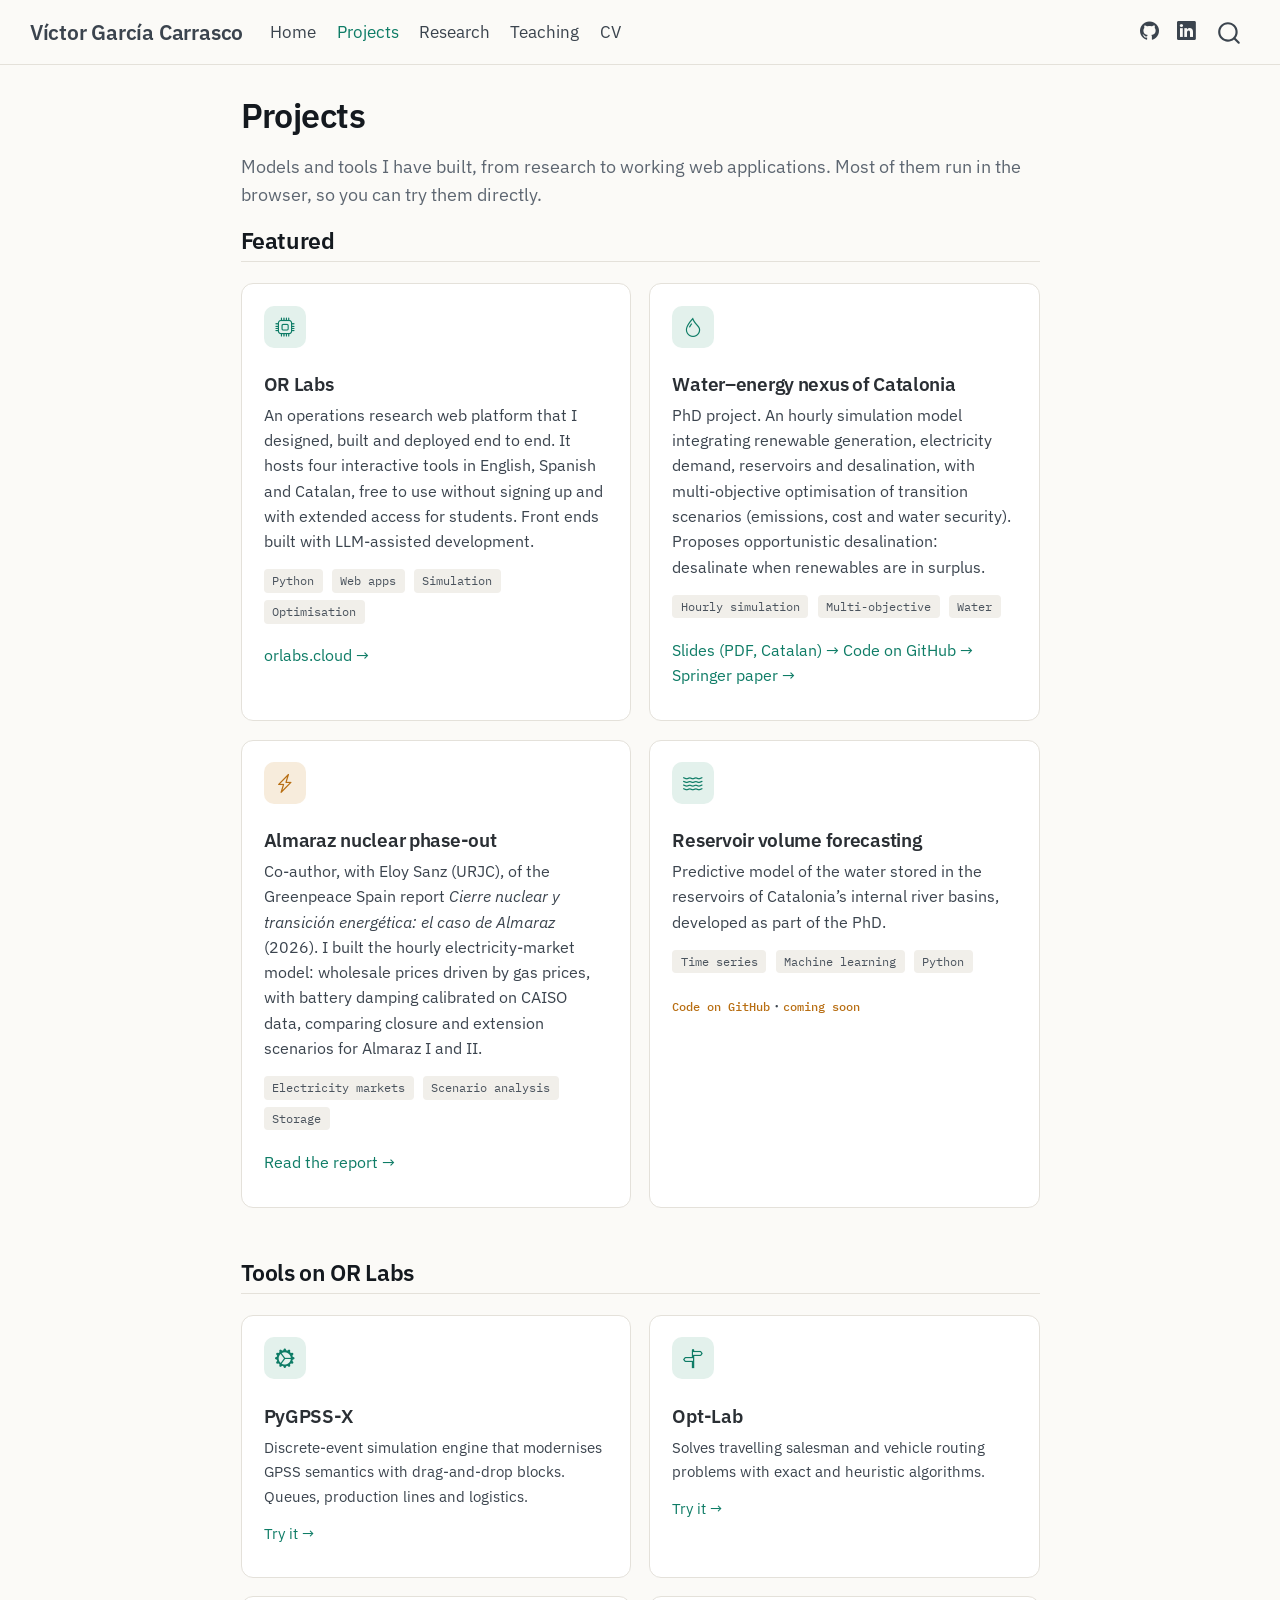
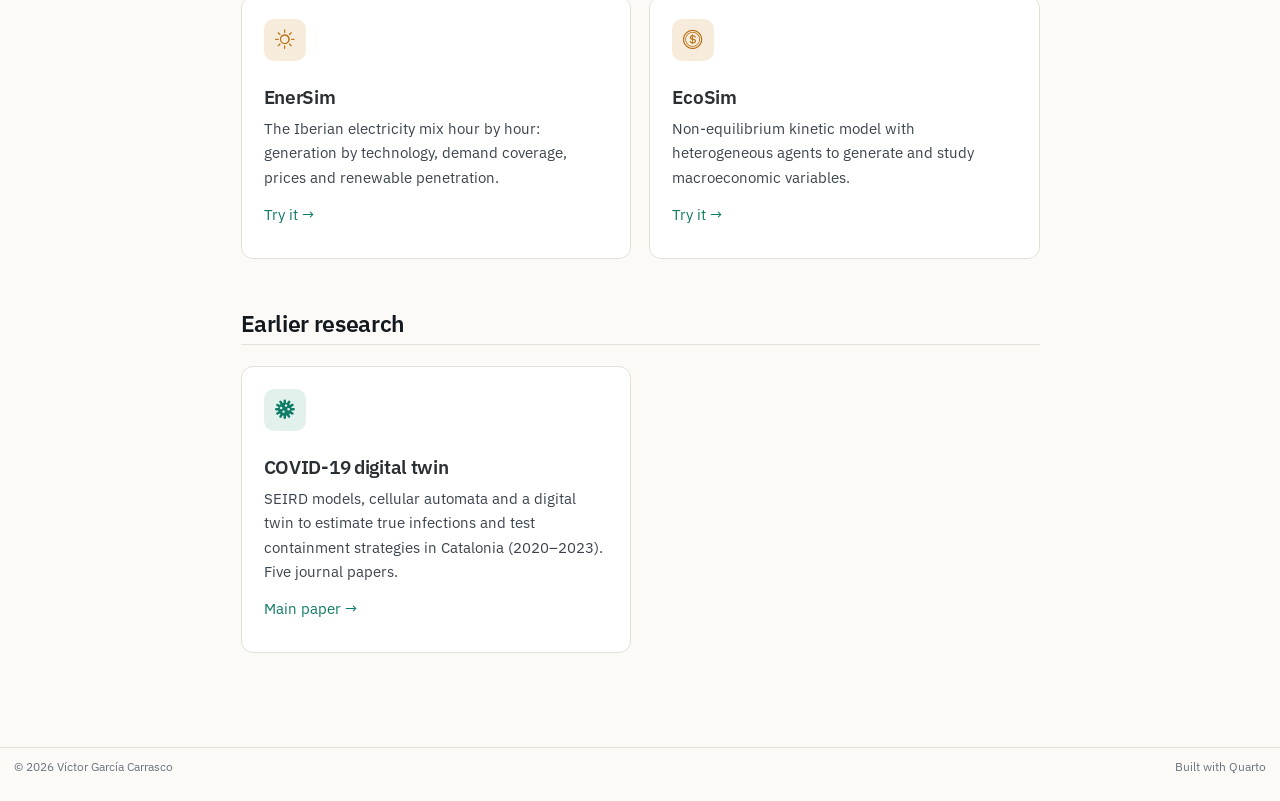
<file: projects.html>
<!DOCTYPE html>
<html xmlns="http://www.w3.org/1999/xhtml" lang="en" xml:lang="en"><head>

<meta charset="utf-8">
<meta name="generator" content="quarto-1.10.20">

<meta name="viewport" content="width=device-width, initial-scale=1.0, user-scalable=yes">


<title>Projects – Víctor García Carrasco</title>
<style>
/* Default styles provided by pandoc.
** See https://pandoc.org/MANUAL.html#variables-for-html for config info.
*/
span.smallcaps{font-variant: small-caps;}
div.columns{display: flex; gap: 1.5em;}
div.column{flex: auto;}
@media screen {
div.columns{gap: min(4vw, 1.5em);}
div.column{overflow-x: auto;}
}
div.hanging-indent{margin-left: 1.5em; text-indent: -1.5em;}
ul.task-list{list-style: none;}
ul.task-list li input[type="checkbox"] {
  width: 0.8em;
  margin: 0 0.8em 0.2em -1em; /* quarto-specific, see https://github.com/quarto-dev/quarto-cli/issues/4556 */ 
  vertical-align: middle;
}
</style>


<script src="site_libs/quarto-nav/quarto-nav.js"></script>
<script src="site_libs/quarto-nav/headroom.min.js"></script>
<script src="site_libs/clipboard/clipboard.min.js"></script>
<script src="site_libs/quarto-search/autocomplete.umd.js"></script>
<script src="site_libs/quarto-search/fuse.min.js"></script>
<script src="site_libs/quarto-search/quarto-search.js"></script>
<meta name="quarto:offset" content="./">
<link href="./images/profile.jpg" rel="icon" type="image/jpeg">
<script src="site_libs/quarto-html/quarto.js" type="module"></script>
<script src="site_libs/quarto-html/tabsets/tabsets.js" type="module"></script>
<script src="site_libs/quarto-html/popper.min.js"></script>
<script src="site_libs/quarto-html/tippy.umd.min.js"></script>
<link href="site_libs/quarto-html/tippy.css" rel="stylesheet">
<link href="site_libs/quarto-html/quarto-syntax-highlighting-8507f62baa3251ae0b684fec7492e69a.css" rel="stylesheet" id="quarto-text-highlighting-styles">
<script src="site_libs/bootstrap/bootstrap.min.js"></script>
<link href="site_libs/bootstrap/bootstrap-icons.css" rel="stylesheet">
<link href="site_libs/bootstrap/bootstrap-102f5c1a44d65feff6fb315ae211ab57.min.css" rel="stylesheet" append-hash="true" id="quarto-bootstrap" data-mode="light">
<script id="quarto-search-options" type="application/json">{
  "location": "navbar",
  "copy-button": false,
  "collapse-after": 3,
  "panel-placement": "end",
  "type": "overlay",
  "limit": 50,
  "keyboard-shortcut": [
    "f",
    "/",
    "s"
  ],
  "show-item-context": false,
  "language": {
    "search-no-results-text": "No results",
    "search-matching-documents-text": "matching documents",
    "search-copy-link-title": "Copy link to search",
    "search-hide-matches-text": "Hide additional matches",
    "search-more-match-text": "more match in this document",
    "search-more-matches-text": "more matches in this document",
    "search-clear-button-title": "Clear",
    "search-text-placeholder": "",
    "search-detached-cancel-button-title": "Cancel",
    "search-submit-button-title": "Submit",
    "search-label": "Search"
  }
}</script>
<style>html{ scroll-behavior: smooth; }</style>


<meta property="og:title" content="Projects – Víctor García Carrasco">
<meta property="og:image" content="https://vgarcica.github.io/images/profile.jpg">
<meta property="og:site_name" content="Víctor García Carrasco">
<meta name="twitter:title" content="Projects – Víctor García Carrasco">
<meta name="twitter:image" content="https://vgarcica.github.io/images/profile.jpg">
<meta name="twitter:card" content="summary_large_image">
</head>

<body class="nav-fixed fullcontent quarto-light">

<div id="quarto-search-results"></div>
  <header id="quarto-header" class="headroom fixed-top">
    <nav class="navbar navbar-expand-lg " data-bs-theme="dark">
      <div class="navbar-container container-fluid">
      <div class="navbar-brand-container mx-auto">
    <a class="navbar-brand" href="./index.html">
    <span class="navbar-title">Víctor García Carrasco</span>
    </a>
  </div>
            <div id="quarto-search" class="" title="Search"></div>
          <button class="navbar-toggler" type="button" data-bs-toggle="collapse" data-bs-target="#navbarCollapse" aria-controls="navbarCollapse" role="menu" aria-expanded="false" aria-label="Toggle navigation" onclick="if (window.quartoToggleHeadroom) { window.quartoToggleHeadroom(); }">
  <span class="navbar-toggler-icon"></span>
</button>
          <div class="collapse navbar-collapse" id="navbarCollapse">
            <ul class="navbar-nav navbar-nav-scroll me-auto">
  <li class="nav-item">
    <a class="nav-link" href="./index.html"> 
<span class="menu-text">Home</span></a>
  </li>  
  <li class="nav-item">
    <a class="nav-link active" href="./projects.html" aria-current="page"> 
<span class="menu-text">Projects</span></a>
  </li>  
  <li class="nav-item">
    <a class="nav-link" href="./research.html"> 
<span class="menu-text">Research</span></a>
  </li>  
  <li class="nav-item">
    <a class="nav-link" href="./teaching.html"> 
<span class="menu-text">Teaching</span></a>
  </li>  
  <li class="nav-item">
    <a class="nav-link" href="./cv.html"> 
<span class="menu-text">CV</span></a>
  </li>  
</ul>
            <ul class="navbar-nav navbar-nav-scroll ms-auto">
  <li class="nav-item compact">
    <a class="nav-link" href="https://github.com/vgarcica"> <i class="bi bi-github" role="img" aria-label="GitHub">
</i> 
<span class="menu-text"></span></a>
  </li>  
  <li class="nav-item compact">
    <a class="nav-link" href="https://www.linkedin.com/in/vgarcia81/"> <i class="bi bi-linkedin" role="img" aria-label="LinkedIn">
</i> 
<span class="menu-text"></span></a>
  </li>  
</ul>
          </div> <!-- /navcollapse -->
            <div class="quarto-navbar-tools">
</div>
      </div> <!-- /container-fluid -->
    </nav>
</header>
<!-- content -->
<div id="quarto-content" class="quarto-container page-columns page-rows-contents page-layout-article page-navbar">
<!-- sidebar -->
<!-- margin-sidebar -->
    
<!-- main -->
<main class="content" id="quarto-document-content">

<header id="title-block-header" class="quarto-title-block default">
<div class="quarto-title">
<h1 class="title">Projects</h1>
</div>



<div class="quarto-title-meta">

    
  
    
  </div>
  


</header>


<div class="page-intro">
<p>Models and tools I have built, from research to working web applications. Most of them run in the browser, so you can try them directly.</p>
</div>
<section id="featured" class="level2">
<h2 data-anchor-id="featured">Featured</h2>
<div class="project-grid">
<div class="project-card">
<p><span class="pc-icon"><i class="bi bi-cpu"></i></span></p>
<section id="or-labs" class="level3">
<h3 data-anchor-id="or-labs">OR Labs</h3>
<p>An operations research web platform that I designed, built and deployed end to end. It hosts four interactive tools in English, Spanish and Catalan, free to use without signing up and with extended access for students. Front ends built with LLM-assisted development.</p>
<div class="tags">
<p><span class="tag">Python</span> <span class="tag">Web apps</span> <span class="tag">Simulation</span> <span class="tag">Optimisation</span></p>
</div>
<div class="card-links">
<p><a href="https://orlabs.cloud">orlabs.cloud →</a></p>
</div>
</section>
</div>
<div class="project-card">
<p><span class="pc-icon"><i class="bi bi-droplet"></i></span></p>
<section id="waterenergy-nexus-of-catalonia" class="level3">
<h3 data-anchor-id="waterenergy-nexus-of-catalonia">Water–energy nexus of Catalonia</h3>
<p>PhD project. An hourly simulation model integrating renewable generation, electricity demand, reservoirs and desalination, with multi-objective optimisation of transition scenarios (emissions, cost and water security). Proposes opportunistic desalination: desalinate when renewables are in surplus.</p>
<div class="tags">
<p><span class="tag">Hourly simulation</span> <span class="tag">Multi-objective</span> <span class="tag">Water</span></p>
</div>
<div class="card-links">
<p><a href="files/thesis-defence-slides.pdf">Slides (PDF, Catalan) →</a> <a href="https://github.com/vgarcica/water-energy-nexus-cat-model">Code on GitHub →</a> <a href="https://link.springer.com/book/10.1007/978-3-032-21811-7">Springer paper →</a></p>
</div>
</section>
</div>
<div class="project-card">
<p><span class="pc-icon amber"><i class="bi bi-lightning-charge"></i></span></p>
<section id="almaraz-nuclear-phase-out" class="level3">
<h3 data-anchor-id="almaraz-nuclear-phase-out">Almaraz nuclear phase-out</h3>
<p>Co-author, with Eloy Sanz (URJC), of the Greenpeace Spain report <em>Cierre nuclear y transición energética: el caso de Almaraz</em> (2026). I built the hourly electricity-market model: wholesale prices driven by gas prices, with battery damping calibrated on CAISO data, comparing closure and extension scenarios for Almaraz I and II.</p>
<div class="tags">
<p><span class="tag">Electricity markets</span> <span class="tag">Scenario analysis</span> <span class="tag">Storage</span></p>
</div>
<div class="card-links">
<p><a href="https://es.greenpeace.org/es/wp-content/uploads/sites/3/2026/02/Informe-cierre-Almaraz-pag.pdf">Read the report →</a></p>
</div>
</section>
</div>
<div class="project-card">
<p><span class="pc-icon"><i class="bi bi-water"></i></span></p>
<section id="reservoir-volume-forecasting" class="level3">
<h3 data-anchor-id="reservoir-volume-forecasting">Reservoir volume forecasting</h3>
<p>Predictive model of the water stored in the reservoirs of Catalonia’s internal river basins, developed as part of the PhD.</p>
<div class="tags">
<p><span class="tag">Time series</span> <span class="tag">Machine learning</span> <span class="tag">Python</span></p>
</div>
<div class="card-links">
<p><span class="soon">Code on GitHub</span> · <span class="soon">coming soon</span></p>
</div>
</section>
</div>
</div>
</section>
<section id="tools-on-or-labs" class="level2">
<h2 data-anchor-id="tools-on-or-labs">Tools on OR Labs</h2>
<div class="project-grid">
<div class="project-card compact">
<p><span class="pc-icon"><i class="bi bi-gear-wide-connected"></i></span></p>
<section id="pygpss-x" class="level3">
<h3 data-anchor-id="pygpss-x">PyGPSS-X</h3>
<p>Discrete-event simulation engine that modernises GPSS semantics with drag-and-drop blocks. Queues, production lines and logistics.</p>
<div class="card-links">
<p><a href="https://orlabs.cloud/pygpss">Try it →</a></p>
</div>
</section>
</div>
<div class="project-card compact">
<p><span class="pc-icon"><i class="bi bi-signpost-split"></i></span></p>
<section id="opt-lab" class="level3">
<h3 data-anchor-id="opt-lab">Opt-Lab</h3>
<p>Solves travelling salesman and vehicle routing problems with exact and heuristic algorithms.</p>
<div class="card-links">
<p><a href="https://orlabs.cloud/optlab">Try it →</a></p>
</div>
</section>
</div>
<div class="project-card compact">
<p><span class="pc-icon amber"><i class="bi bi-sun"></i></span></p>
<section id="enersim" class="level3">
<h3 data-anchor-id="enersim">EnerSim</h3>
<p>The Iberian electricity mix hour by hour: generation by technology, demand coverage, prices and renewable penetration.</p>
<div class="card-links">
<p><a href="https://orlabs.cloud/enersim">Try it →</a></p>
</div>
</section>
</div>
<div class="project-card compact">
<p><span class="pc-icon amber"><i class="bi bi-coin"></i></span></p>
<section id="ecosim" class="level3">
<h3 data-anchor-id="ecosim">EcoSim</h3>
<p>Non-equilibrium kinetic model with heterogeneous agents to generate and study macroeconomic variables.</p>
<div class="card-links">
<p><a href="https://orlabs.cloud/ecosim">Try it →</a></p>
</div>
</section>
</div>
</div>
</section>
<section id="earlier-research" class="level2">
<h2 data-anchor-id="earlier-research">Earlier research</h2>
<div class="project-grid">
<div class="project-card compact">
<p><span class="pc-icon"><i class="bi bi-virus"></i></span></p>
<section id="covid-19-digital-twin" class="level3">
<h3 data-anchor-id="covid-19-digital-twin">COVID-19 digital twin</h3>
<p>SEIRD models, cellular automata and a digital twin to estimate true infections and test containment strategies in Catalonia (2020–2023). Five journal papers.</p>
<div class="card-links">
<p><a href="https://doi.org/10.1002/adts.202200917">Main paper →</a></p>
</div>
</section>
</div>
</div>


</section>

</main> <!-- /main -->
<script id="quarto-html-after-body" type="application/javascript">
  window.document.addEventListener("DOMContentLoaded", function (event) {
    const isCodeAnnotation = (el) => {
      for (const clz of el.classList) {
        if (clz.startsWith('code-annotation-')) {                     
          return true;
        }
      }
      return false;
    }
    const onCopySuccess = function(e) {
      // button target
      const button = e.trigger;
      // don't keep focus
      button.blur();
      // flash "checked"
      button.classList.add('code-copy-button-checked');
      var currentTitle = button.getAttribute("title");
      button.setAttribute("title", "Copied!");
      let tooltip;
      if (window.bootstrap) {
        button.setAttribute("data-bs-toggle", "tooltip");
        button.setAttribute("data-bs-placement", "left");
        button.setAttribute("data-bs-title", "Copied!");
        tooltip = new bootstrap.Tooltip(button, 
          { trigger: "manual", 
            customClass: "code-copy-button-tooltip",
            offset: [0, -8]});
        tooltip.show();    
      }
      setTimeout(function() {
        if (tooltip) {
          tooltip.hide();
          button.removeAttribute("data-bs-title");
          button.removeAttribute("data-bs-toggle");
          button.removeAttribute("data-bs-placement");
        }
        button.setAttribute("title", currentTitle);
        button.classList.remove('code-copy-button-checked');
      }, 1000);
      // clear code selection
      e.clearSelection();
    }
    const getTextToCopy = function(trigger) {
      const outerScaffold = trigger.parentElement.cloneNode(true);
      const codeEl = outerScaffold.querySelector('code');
      for (const childEl of codeEl.children) {
        if (isCodeAnnotation(childEl)) {
          childEl.remove();
        }
      }
      return codeEl.innerText;
    }
    const clipboard = new window.ClipboardJS('.code-copy-button:not([data-in-quarto-modal])', {
      text: getTextToCopy
    });
    clipboard.on('success', onCopySuccess);
    if (window.document.getElementById('quarto-embedded-source-code-modal')) {
      const clipboardModal = new window.ClipboardJS('.code-copy-button[data-in-quarto-modal]', {
        text: getTextToCopy,
        container: window.document.getElementById('quarto-embedded-source-code-modal')
      });
      clipboardModal.on('success', onCopySuccess);
    }
      var localhostRegex = new RegExp(/^(?:http|https):\/\/localhost\:?[0-9]*\//);
      var mailtoRegex = new RegExp(/^mailto:/);
        var filterRegex = new RegExp("https:\/\/vgarcica\.github\.io");
      var isInternal = (href) => {
          return filterRegex.test(href) || localhostRegex.test(href) || mailtoRegex.test(href);
      }
      // Inspect non-navigation links and adorn them if external
     var links = window.document.querySelectorAll('a[href]:not(.nav-link):not(.navbar-brand):not(.toc-action):not(.sidebar-link):not(.sidebar-item-toggle):not(.pagination-link):not(.no-external):not([aria-hidden]):not(.dropdown-item):not(.quarto-navigation-tool):not(.about-link)');
      for (var i=0; i<links.length; i++) {
        const link = links[i];
        if (!isInternal(link.href)) {
          // undo the damage that might have been done by quarto-nav.js in the case of
          // links that we want to consider external
          if (link.dataset.originalHref !== undefined) {
            link.href = link.dataset.originalHref;
          }
        }
      }
    function tippyHover(el, contentFn, onTriggerFn, onUntriggerFn) {
      const config = {
        allowHTML: true,
        maxWidth: 500,
        delay: 100,
        arrow: false,
        appendTo: function(el) {
            return el.parentElement;
        },
        interactive: true,
        interactiveBorder: 10,
        theme: 'quarto',
        placement: 'bottom-start',
      };
      if (contentFn) {
        config.content = contentFn;
      }
      if (onTriggerFn) {
        config.onTrigger = onTriggerFn;
      }
      if (onUntriggerFn) {
        config.onUntrigger = onUntriggerFn;
      }
      window.tippy(el, config); 
    }
    const noterefs = window.document.querySelectorAll('a[role="doc-noteref"]');
    for (var i=0; i<noterefs.length; i++) {
      const ref = noterefs[i];
      tippyHover(ref, function() {
        // use id or data attribute instead here
        let href = ref.getAttribute('data-footnote-href') || ref.getAttribute('href');
        try { href = new URL(href).hash; } catch {}
        const id = href.replace(/^#\/?/, "");
        const note = window.document.getElementById(id);
        if (note) {
          return note.innerHTML;
        } else {
          return "";
        }
      });
    }
    const xrefs = window.document.querySelectorAll('a.quarto-xref');
    const processXRef = (id, note) => {
      // Strip column container classes
      const stripColumnClz = (el) => {
        el.classList.remove("page-full", "page-columns");
        if (el.children) {
          for (const child of el.children) {
            stripColumnClz(child);
          }
        }
      }
      stripColumnClz(note)
      if (id === null || id.startsWith('sec-')) {
        // Special case sections, only their first couple elements
        const container = document.createElement("div");
        if (note.children && note.children.length > 2) {
          container.appendChild(note.children[0].cloneNode(true));
          for (let i = 1; i < note.children.length; i++) {
            const child = note.children[i];
            if (child.tagName === "P" && child.innerText === "") {
              continue;
            } else {
              container.appendChild(child.cloneNode(true));
              break;
            }
          }
          if (window.Quarto?.typesetMath) {
            window.Quarto.typesetMath(container);
          }
          return container.innerHTML
        } else {
          if (window.Quarto?.typesetMath) {
            window.Quarto.typesetMath(note);
          }
          return note.innerHTML;
        }
      } else {
        // Remove any anchor links if they are present
        const anchorLink = note.querySelector('a.anchorjs-link');
        if (anchorLink) {
          anchorLink.remove();
        }
        if (window.Quarto?.typesetMath) {
          window.Quarto.typesetMath(note);
        }
        if (note.classList.contains("callout")) {
          return note.outerHTML;
        } else {
          return note.innerHTML;
        }
      }
    }
    for (var i=0; i<xrefs.length; i++) {
      const xref = xrefs[i];
      tippyHover(xref, undefined, function(instance) {
        instance.disable();
        let url = xref.getAttribute('href');
        let hash = undefined; 
        if (url.startsWith('#')) {
          hash = url;
        } else {
          try { hash = new URL(url).hash; } catch {}
        }
        if (hash) {
          const id = hash.replace(/^#\/?/, "");
          const note = window.document.getElementById(id);
          if (note !== null) {
            try {
              const html = processXRef(id, note.cloneNode(true));
              instance.setContent(html);
            } finally {
              instance.enable();
              instance.show();
            }
          } else {
            // See if we can fetch this
            fetch(url.split('#')[0])
            .then(res => res.text())
            .then(html => {
              const parser = new DOMParser();
              const htmlDoc = parser.parseFromString(html, "text/html");
              const note = htmlDoc.getElementById(id);
              if (note !== null) {
                const html = processXRef(id, note);
                instance.setContent(html);
              } 
            }).finally(() => {
              instance.enable();
              instance.show();
            });
          }
        } else {
          // See if we can fetch a full url (with no hash to target)
          // This is a special case and we should probably do some content thinning / targeting
          fetch(url)
          .then(res => res.text())
          .then(html => {
            const parser = new DOMParser();
            const htmlDoc = parser.parseFromString(html, "text/html");
            const note = htmlDoc.querySelector('main.content');
            if (note !== null) {
              // This should only happen for chapter cross references
              // (since there is no id in the URL)
              // remove the first header
              if (note.children.length > 0 && note.children[0].tagName === "HEADER") {
                note.children[0].remove();
              }
              const html = processXRef(null, note);
              instance.setContent(html);
            } 
          }).finally(() => {
            instance.enable();
            instance.show();
          });
        }
      }, function(instance) {
      });
    }
        let selectedAnnoteEl;
        const selectorForAnnotation = ( cell, annotation) => {
          let cellAttr = 'data-code-cell="' + cell + '"';
          let lineAttr = 'data-code-annotation="' +  annotation + '"';
          const selector = 'span[' + cellAttr + '][' + lineAttr + ']';
          return selector;
        }
        const selectCodeLines = (annoteEl) => {
          const doc = window.document;
          const targetCell = annoteEl.getAttribute("data-target-cell");
          const targetAnnotation = annoteEl.getAttribute("data-target-annotation");
          const annoteSpan = window.document.querySelector(selectorForAnnotation(targetCell, targetAnnotation));
          const lines = annoteSpan.getAttribute("data-code-lines").split(",");
          const lineIds = lines.map((line) => {
            return targetCell + "-" + line;
          })
          let top = null;
          let height = null;
          let parent = null;
          if (lineIds.length > 0) {
              //compute the position of the single el (top and bottom and make a div)
              const el = window.document.getElementById(lineIds[0]);
              top = el.offsetTop;
              height = el.offsetHeight;
              parent = el.parentElement.parentElement;
            if (lineIds.length > 1) {
              const lastEl = window.document.getElementById(lineIds[lineIds.length - 1]);
              const bottom = lastEl.offsetTop + lastEl.offsetHeight;
              height = bottom - top;
            }
            if (top !== null && height !== null && parent !== null) {
              // cook up a div (if necessary) and position it 
              let div = window.document.getElementById("code-annotation-line-highlight");
              if (div === null) {
                div = window.document.createElement("div");
                div.setAttribute("id", "code-annotation-line-highlight");
                div.style.position = 'absolute';
                parent.appendChild(div);
              }
              div.style.top = top - 2 + "px";
              div.style.height = height + 4 + "px";
              div.style.left = 0;
              let gutterDiv = window.document.getElementById("code-annotation-line-highlight-gutter");
              if (gutterDiv === null) {
                gutterDiv = window.document.createElement("div");
                gutterDiv.setAttribute("id", "code-annotation-line-highlight-gutter");
                gutterDiv.style.position = 'absolute';
                const codeCell = window.document.getElementById(targetCell);
                const gutter = codeCell.querySelector('.code-annotation-gutter');
                gutter.appendChild(gutterDiv);
              }
              gutterDiv.style.top = top - 2 + "px";
              gutterDiv.style.height = height + 4 + "px";
            }
            selectedAnnoteEl = annoteEl;
          }
        };
        const unselectCodeLines = () => {
          const elementsIds = ["code-annotation-line-highlight", "code-annotation-line-highlight-gutter"];
          elementsIds.forEach((elId) => {
            const div = window.document.getElementById(elId);
            if (div) {
              div.remove();
            }
          });
          selectedAnnoteEl = undefined;
        };
          // Handle positioning of the toggle
      window.addEventListener(
        "resize",
        throttle(() => {
          elRect = undefined;
          if (selectedAnnoteEl) {
            selectCodeLines(selectedAnnoteEl);
          }
        }, 10)
      );
      function throttle(fn, ms) {
      let throttle = false;
      let timer;
        return (...args) => {
          if(!throttle) { // first call gets through
              fn.apply(this, args);
              throttle = true;
          } else { // all the others get throttled
              if(timer) clearTimeout(timer); // cancel #2
              timer = setTimeout(() => {
                fn.apply(this, args);
                timer = throttle = false;
              }, ms);
          }
        };
      }
        // Attach click handler to the DT
        const annoteDls = window.document.querySelectorAll('dt[data-target-cell]');
        for (const annoteDlNode of annoteDls) {
          annoteDlNode.addEventListener('click', (event) => {
            const clickedEl = event.target;
            if (clickedEl !== selectedAnnoteEl) {
              unselectCodeLines();
              const activeEl = window.document.querySelector('dt[data-target-cell].code-annotation-active');
              if (activeEl) {
                activeEl.classList.remove('code-annotation-active');
              }
              selectCodeLines(clickedEl);
              clickedEl.classList.add('code-annotation-active');
            } else {
              // Unselect the line
              unselectCodeLines();
              clickedEl.classList.remove('code-annotation-active');
            }
          });
        }
    const findCites = (el) => {
      const parentEl = el.parentElement;
      if (parentEl) {
        const cites = parentEl.dataset.cites;
        if (cites) {
          return {
            el,
            cites: cites.split(' ')
          };
        } else {
          return findCites(el.parentElement)
        }
      } else {
        return undefined;
      }
    };
    var bibliorefs = window.document.querySelectorAll('a[role="doc-biblioref"]');
    for (var i=0; i<bibliorefs.length; i++) {
      const ref = bibliorefs[i];
      const citeInfo = findCites(ref);
      if (citeInfo) {
        tippyHover(citeInfo.el, function() {
          var popup = window.document.createElement('div');
          citeInfo.cites.forEach(function(cite) {
            var citeDiv = window.document.createElement('div');
            citeDiv.classList.add('hanging-indent');
            citeDiv.classList.add('csl-entry');
            var biblioDiv = window.document.getElementById('ref-' + cite);
            if (biblioDiv) {
              citeDiv.innerHTML = biblioDiv.innerHTML;
            }
            popup.appendChild(citeDiv);
          });
          return popup.innerHTML;
        });
      }
    }
  });
  </script>
</div> <!-- /content -->
<footer class="footer">
  <div class="nav-footer">
    <div class="nav-footer-left">
<p>© 2026 Víctor García Carrasco</p>
</div>   
    <div class="nav-footer-center">
      &nbsp;
    </div>
    <div class="nav-footer-right">
<p>Built with <a href="https://quarto.org">Quarto</a></p>
</div>
  </div>
</footer>




<script src="site_libs/quarto-html/zenscroll-min.js"></script>
</body></html>
</file>
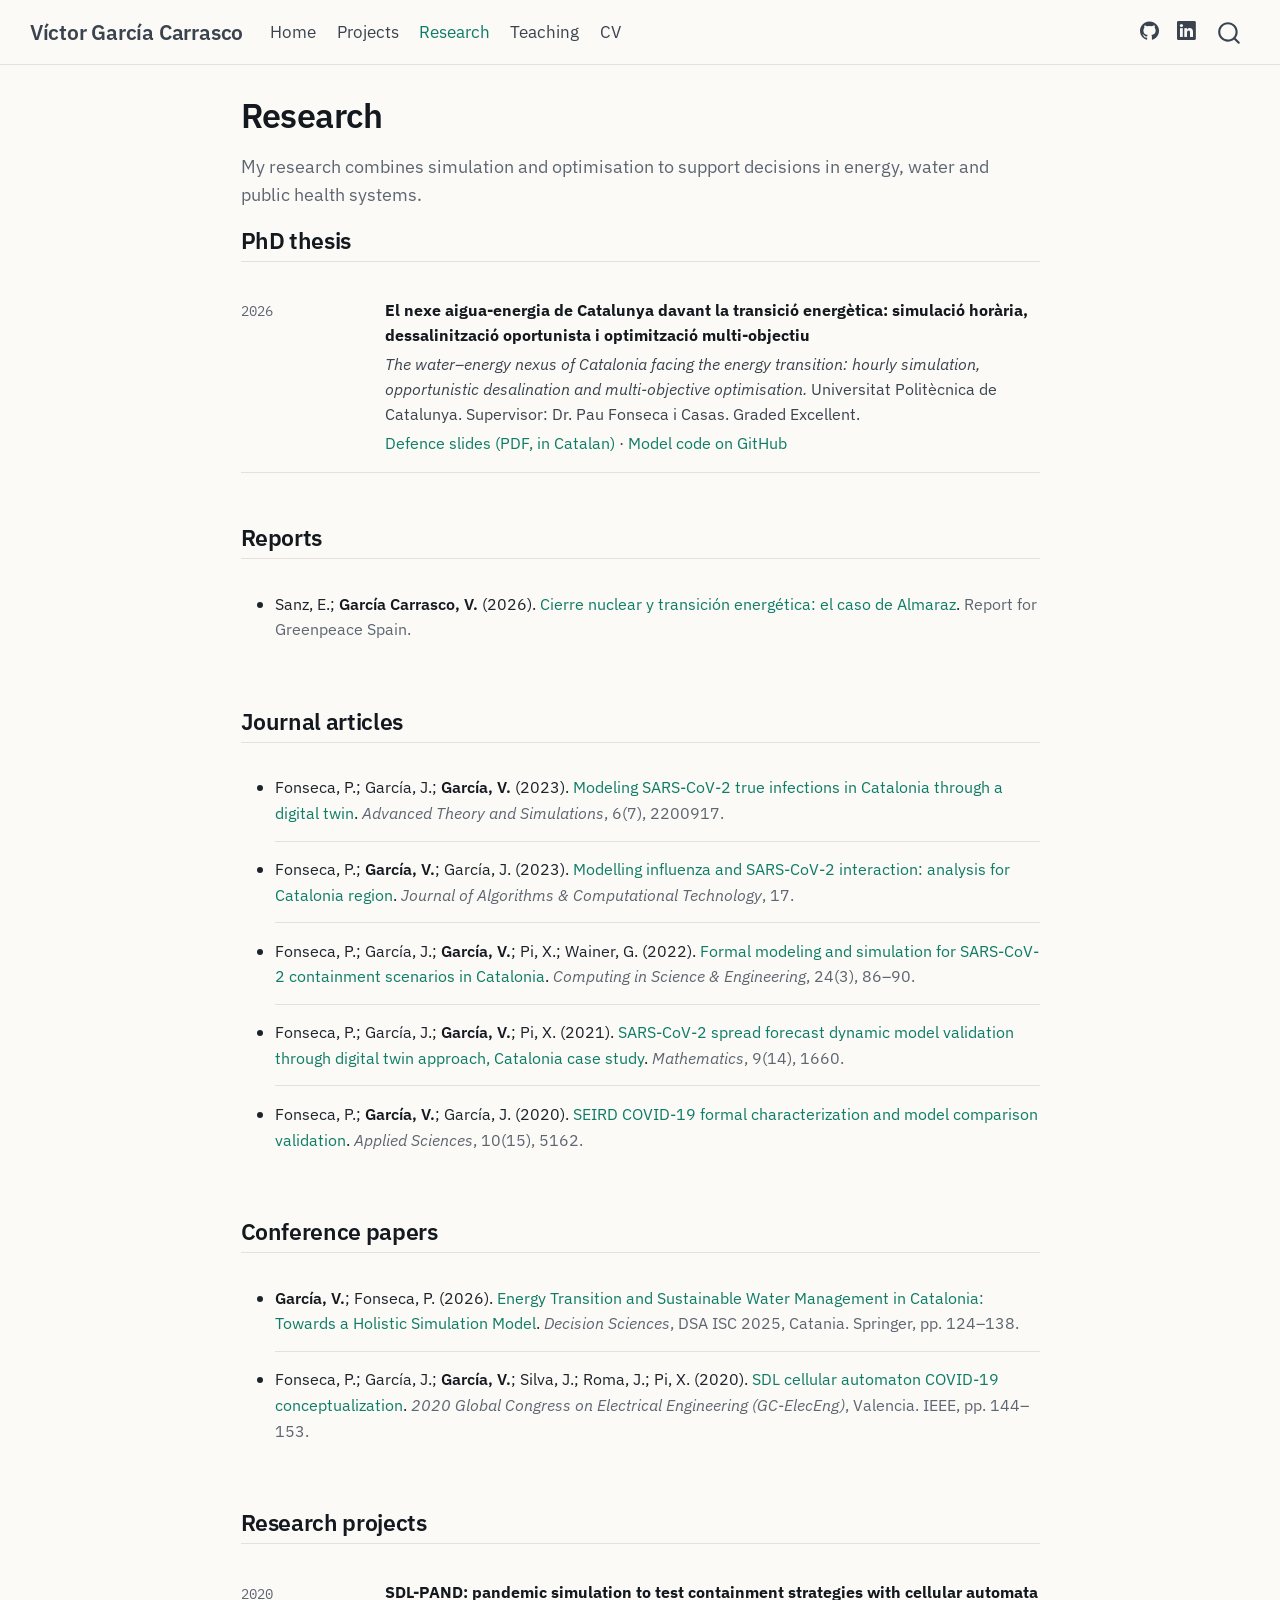
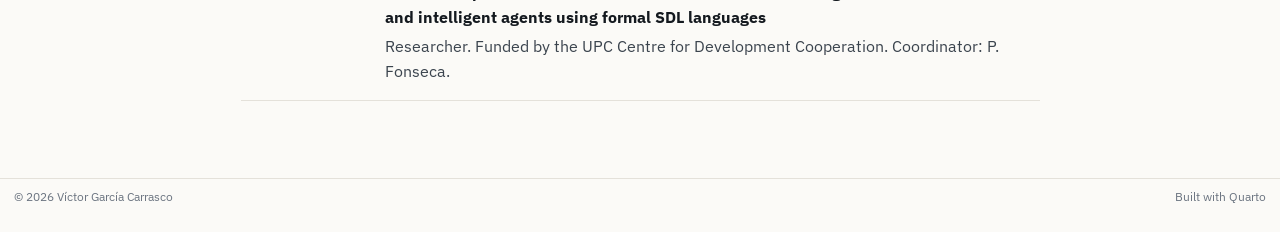
<file: research.html>
<!DOCTYPE html>
<html xmlns="http://www.w3.org/1999/xhtml" lang="en" xml:lang="en"><head>

<meta charset="utf-8">
<meta name="generator" content="quarto-1.10.20">

<meta name="viewport" content="width=device-width, initial-scale=1.0, user-scalable=yes">


<title>Research – Víctor García Carrasco</title>
<style>
/* Default styles provided by pandoc.
** See https://pandoc.org/MANUAL.html#variables-for-html for config info.
*/
span.smallcaps{font-variant: small-caps;}
div.columns{display: flex; gap: 1.5em;}
div.column{flex: auto;}
@media screen {
div.columns{gap: min(4vw, 1.5em);}
div.column{overflow-x: auto;}
}
div.hanging-indent{margin-left: 1.5em; text-indent: -1.5em;}
ul.task-list{list-style: none;}
ul.task-list li input[type="checkbox"] {
  width: 0.8em;
  margin: 0 0.8em 0.2em -1em; /* quarto-specific, see https://github.com/quarto-dev/quarto-cli/issues/4556 */ 
  vertical-align: middle;
}
</style>


<script src="site_libs/quarto-nav/quarto-nav.js"></script>
<script src="site_libs/quarto-nav/headroom.min.js"></script>
<script src="site_libs/clipboard/clipboard.min.js"></script>
<script src="site_libs/quarto-search/autocomplete.umd.js"></script>
<script src="site_libs/quarto-search/fuse.min.js"></script>
<script src="site_libs/quarto-search/quarto-search.js"></script>
<meta name="quarto:offset" content="./">
<link href="./images/profile.jpg" rel="icon" type="image/jpeg">
<script src="site_libs/quarto-html/quarto.js" type="module"></script>
<script src="site_libs/quarto-html/tabsets/tabsets.js" type="module"></script>
<script src="site_libs/quarto-html/popper.min.js"></script>
<script src="site_libs/quarto-html/tippy.umd.min.js"></script>
<link href="site_libs/quarto-html/tippy.css" rel="stylesheet">
<link href="site_libs/quarto-html/quarto-syntax-highlighting-8507f62baa3251ae0b684fec7492e69a.css" rel="stylesheet" id="quarto-text-highlighting-styles">
<script src="site_libs/bootstrap/bootstrap.min.js"></script>
<link href="site_libs/bootstrap/bootstrap-icons.css" rel="stylesheet">
<link href="site_libs/bootstrap/bootstrap-102f5c1a44d65feff6fb315ae211ab57.min.css" rel="stylesheet" append-hash="true" id="quarto-bootstrap" data-mode="light">
<script id="quarto-search-options" type="application/json">{
  "location": "navbar",
  "copy-button": false,
  "collapse-after": 3,
  "panel-placement": "end",
  "type": "overlay",
  "limit": 50,
  "keyboard-shortcut": [
    "f",
    "/",
    "s"
  ],
  "show-item-context": false,
  "language": {
    "search-no-results-text": "No results",
    "search-matching-documents-text": "matching documents",
    "search-copy-link-title": "Copy link to search",
    "search-hide-matches-text": "Hide additional matches",
    "search-more-match-text": "more match in this document",
    "search-more-matches-text": "more matches in this document",
    "search-clear-button-title": "Clear",
    "search-text-placeholder": "",
    "search-detached-cancel-button-title": "Cancel",
    "search-submit-button-title": "Submit",
    "search-label": "Search"
  }
}</script>
<style>html{ scroll-behavior: smooth; }</style>


<meta property="og:title" content="Research – Víctor García Carrasco">
<meta property="og:image" content="https://vgarcica.github.io/images/profile.jpg">
<meta property="og:site_name" content="Víctor García Carrasco">
<meta name="twitter:title" content="Research – Víctor García Carrasco">
<meta name="twitter:image" content="https://vgarcica.github.io/images/profile.jpg">
<meta name="twitter:card" content="summary_large_image">
</head>

<body class="nav-fixed fullcontent quarto-light">

<div id="quarto-search-results"></div>
  <header id="quarto-header" class="headroom fixed-top">
    <nav class="navbar navbar-expand-lg " data-bs-theme="dark">
      <div class="navbar-container container-fluid">
      <div class="navbar-brand-container mx-auto">
    <a class="navbar-brand" href="./index.html">
    <span class="navbar-title">Víctor García Carrasco</span>
    </a>
  </div>
            <div id="quarto-search" class="" title="Search"></div>
          <button class="navbar-toggler" type="button" data-bs-toggle="collapse" data-bs-target="#navbarCollapse" aria-controls="navbarCollapse" role="menu" aria-expanded="false" aria-label="Toggle navigation" onclick="if (window.quartoToggleHeadroom) { window.quartoToggleHeadroom(); }">
  <span class="navbar-toggler-icon"></span>
</button>
          <div class="collapse navbar-collapse" id="navbarCollapse">
            <ul class="navbar-nav navbar-nav-scroll me-auto">
  <li class="nav-item">
    <a class="nav-link" href="./index.html"> 
<span class="menu-text">Home</span></a>
  </li>  
  <li class="nav-item">
    <a class="nav-link" href="./projects.html"> 
<span class="menu-text">Projects</span></a>
  </li>  
  <li class="nav-item">
    <a class="nav-link active" href="./research.html" aria-current="page"> 
<span class="menu-text">Research</span></a>
  </li>  
  <li class="nav-item">
    <a class="nav-link" href="./teaching.html"> 
<span class="menu-text">Teaching</span></a>
  </li>  
  <li class="nav-item">
    <a class="nav-link" href="./cv.html"> 
<span class="menu-text">CV</span></a>
  </li>  
</ul>
            <ul class="navbar-nav navbar-nav-scroll ms-auto">
  <li class="nav-item compact">
    <a class="nav-link" href="https://github.com/vgarcica"> <i class="bi bi-github" role="img" aria-label="GitHub">
</i> 
<span class="menu-text"></span></a>
  </li>  
  <li class="nav-item compact">
    <a class="nav-link" href="https://www.linkedin.com/in/vgarcia81/"> <i class="bi bi-linkedin" role="img" aria-label="LinkedIn">
</i> 
<span class="menu-text"></span></a>
  </li>  
</ul>
          </div> <!-- /navcollapse -->
            <div class="quarto-navbar-tools">
</div>
      </div> <!-- /container-fluid -->
    </nav>
</header>
<!-- content -->
<div id="quarto-content" class="quarto-container page-columns page-rows-contents page-layout-article page-navbar">
<!-- sidebar -->
<!-- margin-sidebar -->
    
<!-- main -->
<main class="content" id="quarto-document-content">

<header id="title-block-header" class="quarto-title-block default">
<div class="quarto-title">
<h1 class="title">Research</h1>
</div>



<div class="quarto-title-meta">

    
  
    
  </div>
  


</header>


<div class="page-intro">
<p>My research combines simulation and optimisation to support decisions in energy, water and public health systems.</p>
</div>
<section id="phd-thesis" class="level2">
<h2 data-anchor-id="phd-thesis">PhD thesis</h2>
<div class="entry">
<p><span class="when">2026</span></p>
<div>
<p><strong>El nexe aigua-energia de Catalunya davant la transició energètica: simulació horària, dessalinització oportunista i optimització multi-objectiu</strong></p>
<p><em>The water–energy nexus of Catalonia facing the energy transition: hourly simulation, opportunistic desalination and multi-objective optimisation.</em> Universitat Politècnica de Catalunya. Supervisor: Dr.&nbsp;Pau Fonseca i Casas. Graded Excellent.</p>
<p><a href="files/thesis-defence-slides.pdf">Defence slides (PDF, in Catalan)</a> · <a href="https://github.com/vgarcica/water-energy-nexus-cat-model">Model code on GitHub</a></p>
</div>
</div>
</section>
<section id="reports" class="level2">
<h2 data-anchor-id="reports">Reports</h2>
<div class="pub-list">
<ul>
<li>Sanz, E.; <span class="me">García Carrasco, V.</span> (2026). <a href="https://es.greenpeace.org/es/wp-content/uploads/sites/3/2026/02/Informe-cierre-Almaraz-pag.pdf">Cierre nuclear y transición energética: el caso de Almaraz</a>. <span class="venue">Report for Greenpeace Spain.</span></li>
</ul>
</div>
</section>
<section id="journal-articles" class="level2">
<h2 data-anchor-id="journal-articles">Journal articles</h2>
<div class="pub-list">
<ul>
<li>Fonseca, P.; García, J.; <span class="me">García, V.</span> (2023). <a href="https://doi.org/10.1002/adts.202200917">Modeling SARS-CoV-2 true infections in Catalonia through a digital twin</a>. <span class="venue"><em>Advanced Theory and Simulations</em>, 6(7), 2200917.</span></li>
<li>Fonseca, P.; <span class="me">García, V.</span>; García, J. (2023). <a href="https://doi.org/10.1177/17483026231186012">Modelling influenza and SARS-CoV-2 interaction: analysis for Catalonia region</a>. <span class="venue"><em>Journal of Algorithms &amp; Computational Technology</em>, 17.</span></li>
<li>Fonseca, P.; García, J.; <span class="me">García, V.</span>; Pi, X.; Wainer, G. (2022). <a href="https://doi.org/10.1109/MCSE.2022.3186227">Formal modeling and simulation for SARS-CoV-2 containment scenarios in Catalonia</a>. <span class="venue"><em>Computing in Science &amp; Engineering</em>, 24(3), 86–90.</span></li>
<li>Fonseca, P.; García, J.; <span class="me">García, V.</span>; Pi, X. (2021). <a href="https://doi.org/10.3390/math9141660">SARS-CoV-2 spread forecast dynamic model validation through digital twin approach, Catalonia case study</a>. <span class="venue"><em>Mathematics</em>, 9(14), 1660.</span></li>
<li>Fonseca, P.; <span class="me">García, V.</span>; García, J. (2020). <a href="https://doi.org/10.3390/app10155162">SEIRD COVID-19 formal characterization and model comparison validation</a>. <span class="venue"><em>Applied Sciences</em>, 10(15), 5162.</span></li>
</ul>
</div>
</section>
<section id="conference-papers" class="level2">
<h2 data-anchor-id="conference-papers">Conference papers</h2>
<div class="pub-list">
<ul>
<li><span class="me">García, V.</span>; Fonseca, P. (2026). <a href="https://link.springer.com/book/10.1007/978-3-032-21811-7">Energy Transition and Sustainable Water Management in Catalonia: Towards a Holistic Simulation Model</a>. <span class="venue"><em>Decision Sciences</em>, DSA ISC 2025, Catania. Springer, pp.&nbsp;124–138.</span></li>
<li>Fonseca, P.; García, J.; <span class="me">García, V.</span>; Silva, J.; Roma, J.; Pi, X. (2020). <a href="https://doi.org/10.23919/GC-ElecEng48342.2020">SDL cellular automaton COVID-19 conceptualization</a>. <span class="venue"><em>2020 Global Congress on Electrical Engineering (GC-ElecEng)</em>, Valencia. IEEE, pp.&nbsp;144–153.</span></li>
</ul>
</div>
</section>
<section id="research-projects" class="level2">
<h2 data-anchor-id="research-projects">Research projects</h2>
<div class="entry">
<p><span class="when">2020</span></p>
<div>
<p><strong>SDL-PAND: pandemic simulation to test containment strategies with cellular automata and intelligent agents using formal SDL languages</strong></p>
<p>Researcher. Funded by the UPC Centre for Development Cooperation. Coordinator: P. Fonseca.</p>
</div>
</div>


</section>

</main> <!-- /main -->
<script id="quarto-html-after-body" type="application/javascript">
  window.document.addEventListener("DOMContentLoaded", function (event) {
    const isCodeAnnotation = (el) => {
      for (const clz of el.classList) {
        if (clz.startsWith('code-annotation-')) {                     
          return true;
        }
      }
      return false;
    }
    const onCopySuccess = function(e) {
      // button target
      const button = e.trigger;
      // don't keep focus
      button.blur();
      // flash "checked"
      button.classList.add('code-copy-button-checked');
      var currentTitle = button.getAttribute("title");
      button.setAttribute("title", "Copied!");
      let tooltip;
      if (window.bootstrap) {
        button.setAttribute("data-bs-toggle", "tooltip");
        button.setAttribute("data-bs-placement", "left");
        button.setAttribute("data-bs-title", "Copied!");
        tooltip = new bootstrap.Tooltip(button, 
          { trigger: "manual", 
            customClass: "code-copy-button-tooltip",
            offset: [0, -8]});
        tooltip.show();    
      }
      setTimeout(function() {
        if (tooltip) {
          tooltip.hide();
          button.removeAttribute("data-bs-title");
          button.removeAttribute("data-bs-toggle");
          button.removeAttribute("data-bs-placement");
        }
        button.setAttribute("title", currentTitle);
        button.classList.remove('code-copy-button-checked');
      }, 1000);
      // clear code selection
      e.clearSelection();
    }
    const getTextToCopy = function(trigger) {
      const outerScaffold = trigger.parentElement.cloneNode(true);
      const codeEl = outerScaffold.querySelector('code');
      for (const childEl of codeEl.children) {
        if (isCodeAnnotation(childEl)) {
          childEl.remove();
        }
      }
      return codeEl.innerText;
    }
    const clipboard = new window.ClipboardJS('.code-copy-button:not([data-in-quarto-modal])', {
      text: getTextToCopy
    });
    clipboard.on('success', onCopySuccess);
    if (window.document.getElementById('quarto-embedded-source-code-modal')) {
      const clipboardModal = new window.ClipboardJS('.code-copy-button[data-in-quarto-modal]', {
        text: getTextToCopy,
        container: window.document.getElementById('quarto-embedded-source-code-modal')
      });
      clipboardModal.on('success', onCopySuccess);
    }
      var localhostRegex = new RegExp(/^(?:http|https):\/\/localhost\:?[0-9]*\//);
      var mailtoRegex = new RegExp(/^mailto:/);
        var filterRegex = new RegExp("https:\/\/vgarcica\.github\.io");
      var isInternal = (href) => {
          return filterRegex.test(href) || localhostRegex.test(href) || mailtoRegex.test(href);
      }
      // Inspect non-navigation links and adorn them if external
     var links = window.document.querySelectorAll('a[href]:not(.nav-link):not(.navbar-brand):not(.toc-action):not(.sidebar-link):not(.sidebar-item-toggle):not(.pagination-link):not(.no-external):not([aria-hidden]):not(.dropdown-item):not(.quarto-navigation-tool):not(.about-link)');
      for (var i=0; i<links.length; i++) {
        const link = links[i];
        if (!isInternal(link.href)) {
          // undo the damage that might have been done by quarto-nav.js in the case of
          // links that we want to consider external
          if (link.dataset.originalHref !== undefined) {
            link.href = link.dataset.originalHref;
          }
        }
      }
    function tippyHover(el, contentFn, onTriggerFn, onUntriggerFn) {
      const config = {
        allowHTML: true,
        maxWidth: 500,
        delay: 100,
        arrow: false,
        appendTo: function(el) {
            return el.parentElement;
        },
        interactive: true,
        interactiveBorder: 10,
        theme: 'quarto',
        placement: 'bottom-start',
      };
      if (contentFn) {
        config.content = contentFn;
      }
      if (onTriggerFn) {
        config.onTrigger = onTriggerFn;
      }
      if (onUntriggerFn) {
        config.onUntrigger = onUntriggerFn;
      }
      window.tippy(el, config); 
    }
    const noterefs = window.document.querySelectorAll('a[role="doc-noteref"]');
    for (var i=0; i<noterefs.length; i++) {
      const ref = noterefs[i];
      tippyHover(ref, function() {
        // use id or data attribute instead here
        let href = ref.getAttribute('data-footnote-href') || ref.getAttribute('href');
        try { href = new URL(href).hash; } catch {}
        const id = href.replace(/^#\/?/, "");
        const note = window.document.getElementById(id);
        if (note) {
          return note.innerHTML;
        } else {
          return "";
        }
      });
    }
    const xrefs = window.document.querySelectorAll('a.quarto-xref');
    const processXRef = (id, note) => {
      // Strip column container classes
      const stripColumnClz = (el) => {
        el.classList.remove("page-full", "page-columns");
        if (el.children) {
          for (const child of el.children) {
            stripColumnClz(child);
          }
        }
      }
      stripColumnClz(note)
      if (id === null || id.startsWith('sec-')) {
        // Special case sections, only their first couple elements
        const container = document.createElement("div");
        if (note.children && note.children.length > 2) {
          container.appendChild(note.children[0].cloneNode(true));
          for (let i = 1; i < note.children.length; i++) {
            const child = note.children[i];
            if (child.tagName === "P" && child.innerText === "") {
              continue;
            } else {
              container.appendChild(child.cloneNode(true));
              break;
            }
          }
          if (window.Quarto?.typesetMath) {
            window.Quarto.typesetMath(container);
          }
          return container.innerHTML
        } else {
          if (window.Quarto?.typesetMath) {
            window.Quarto.typesetMath(note);
          }
          return note.innerHTML;
        }
      } else {
        // Remove any anchor links if they are present
        const anchorLink = note.querySelector('a.anchorjs-link');
        if (anchorLink) {
          anchorLink.remove();
        }
        if (window.Quarto?.typesetMath) {
          window.Quarto.typesetMath(note);
        }
        if (note.classList.contains("callout")) {
          return note.outerHTML;
        } else {
          return note.innerHTML;
        }
      }
    }
    for (var i=0; i<xrefs.length; i++) {
      const xref = xrefs[i];
      tippyHover(xref, undefined, function(instance) {
        instance.disable();
        let url = xref.getAttribute('href');
        let hash = undefined; 
        if (url.startsWith('#')) {
          hash = url;
        } else {
          try { hash = new URL(url).hash; } catch {}
        }
        if (hash) {
          const id = hash.replace(/^#\/?/, "");
          const note = window.document.getElementById(id);
          if (note !== null) {
            try {
              const html = processXRef(id, note.cloneNode(true));
              instance.setContent(html);
            } finally {
              instance.enable();
              instance.show();
            }
          } else {
            // See if we can fetch this
            fetch(url.split('#')[0])
            .then(res => res.text())
            .then(html => {
              const parser = new DOMParser();
              const htmlDoc = parser.parseFromString(html, "text/html");
              const note = htmlDoc.getElementById(id);
              if (note !== null) {
                const html = processXRef(id, note);
                instance.setContent(html);
              } 
            }).finally(() => {
              instance.enable();
              instance.show();
            });
          }
        } else {
          // See if we can fetch a full url (with no hash to target)
          // This is a special case and we should probably do some content thinning / targeting
          fetch(url)
          .then(res => res.text())
          .then(html => {
            const parser = new DOMParser();
            const htmlDoc = parser.parseFromString(html, "text/html");
            const note = htmlDoc.querySelector('main.content');
            if (note !== null) {
              // This should only happen for chapter cross references
              // (since there is no id in the URL)
              // remove the first header
              if (note.children.length > 0 && note.children[0].tagName === "HEADER") {
                note.children[0].remove();
              }
              const html = processXRef(null, note);
              instance.setContent(html);
            } 
          }).finally(() => {
            instance.enable();
            instance.show();
          });
        }
      }, function(instance) {
      });
    }
        let selectedAnnoteEl;
        const selectorForAnnotation = ( cell, annotation) => {
          let cellAttr = 'data-code-cell="' + cell + '"';
          let lineAttr = 'data-code-annotation="' +  annotation + '"';
          const selector = 'span[' + cellAttr + '][' + lineAttr + ']';
          return selector;
        }
        const selectCodeLines = (annoteEl) => {
          const doc = window.document;
          const targetCell = annoteEl.getAttribute("data-target-cell");
          const targetAnnotation = annoteEl.getAttribute("data-target-annotation");
          const annoteSpan = window.document.querySelector(selectorForAnnotation(targetCell, targetAnnotation));
          const lines = annoteSpan.getAttribute("data-code-lines").split(",");
          const lineIds = lines.map((line) => {
            return targetCell + "-" + line;
          })
          let top = null;
          let height = null;
          let parent = null;
          if (lineIds.length > 0) {
              //compute the position of the single el (top and bottom and make a div)
              const el = window.document.getElementById(lineIds[0]);
              top = el.offsetTop;
              height = el.offsetHeight;
              parent = el.parentElement.parentElement;
            if (lineIds.length > 1) {
              const lastEl = window.document.getElementById(lineIds[lineIds.length - 1]);
              const bottom = lastEl.offsetTop + lastEl.offsetHeight;
              height = bottom - top;
            }
            if (top !== null && height !== null && parent !== null) {
              // cook up a div (if necessary) and position it 
              let div = window.document.getElementById("code-annotation-line-highlight");
              if (div === null) {
                div = window.document.createElement("div");
                div.setAttribute("id", "code-annotation-line-highlight");
                div.style.position = 'absolute';
                parent.appendChild(div);
              }
              div.style.top = top - 2 + "px";
              div.style.height = height + 4 + "px";
              div.style.left = 0;
              let gutterDiv = window.document.getElementById("code-annotation-line-highlight-gutter");
              if (gutterDiv === null) {
                gutterDiv = window.document.createElement("div");
                gutterDiv.setAttribute("id", "code-annotation-line-highlight-gutter");
                gutterDiv.style.position = 'absolute';
                const codeCell = window.document.getElementById(targetCell);
                const gutter = codeCell.querySelector('.code-annotation-gutter');
                gutter.appendChild(gutterDiv);
              }
              gutterDiv.style.top = top - 2 + "px";
              gutterDiv.style.height = height + 4 + "px";
            }
            selectedAnnoteEl = annoteEl;
          }
        };
        const unselectCodeLines = () => {
          const elementsIds = ["code-annotation-line-highlight", "code-annotation-line-highlight-gutter"];
          elementsIds.forEach((elId) => {
            const div = window.document.getElementById(elId);
            if (div) {
              div.remove();
            }
          });
          selectedAnnoteEl = undefined;
        };
          // Handle positioning of the toggle
      window.addEventListener(
        "resize",
        throttle(() => {
          elRect = undefined;
          if (selectedAnnoteEl) {
            selectCodeLines(selectedAnnoteEl);
          }
        }, 10)
      );
      function throttle(fn, ms) {
      let throttle = false;
      let timer;
        return (...args) => {
          if(!throttle) { // first call gets through
              fn.apply(this, args);
              throttle = true;
          } else { // all the others get throttled
              if(timer) clearTimeout(timer); // cancel #2
              timer = setTimeout(() => {
                fn.apply(this, args);
                timer = throttle = false;
              }, ms);
          }
        };
      }
        // Attach click handler to the DT
        const annoteDls = window.document.querySelectorAll('dt[data-target-cell]');
        for (const annoteDlNode of annoteDls) {
          annoteDlNode.addEventListener('click', (event) => {
            const clickedEl = event.target;
            if (clickedEl !== selectedAnnoteEl) {
              unselectCodeLines();
              const activeEl = window.document.querySelector('dt[data-target-cell].code-annotation-active');
              if (activeEl) {
                activeEl.classList.remove('code-annotation-active');
              }
              selectCodeLines(clickedEl);
              clickedEl.classList.add('code-annotation-active');
            } else {
              // Unselect the line
              unselectCodeLines();
              clickedEl.classList.remove('code-annotation-active');
            }
          });
        }
    const findCites = (el) => {
      const parentEl = el.parentElement;
      if (parentEl) {
        const cites = parentEl.dataset.cites;
        if (cites) {
          return {
            el,
            cites: cites.split(' ')
          };
        } else {
          return findCites(el.parentElement)
        }
      } else {
        return undefined;
      }
    };
    var bibliorefs = window.document.querySelectorAll('a[role="doc-biblioref"]');
    for (var i=0; i<bibliorefs.length; i++) {
      const ref = bibliorefs[i];
      const citeInfo = findCites(ref);
      if (citeInfo) {
        tippyHover(citeInfo.el, function() {
          var popup = window.document.createElement('div');
          citeInfo.cites.forEach(function(cite) {
            var citeDiv = window.document.createElement('div');
            citeDiv.classList.add('hanging-indent');
            citeDiv.classList.add('csl-entry');
            var biblioDiv = window.document.getElementById('ref-' + cite);
            if (biblioDiv) {
              citeDiv.innerHTML = biblioDiv.innerHTML;
            }
            popup.appendChild(citeDiv);
          });
          return popup.innerHTML;
        });
      }
    }
  });
  </script>
</div> <!-- /content -->
<footer class="footer">
  <div class="nav-footer">
    <div class="nav-footer-left">
<p>© 2026 Víctor García Carrasco</p>
</div>   
    <div class="nav-footer-center">
      &nbsp;
    </div>
    <div class="nav-footer-right">
<p>Built with <a href="https://quarto.org">Quarto</a></p>
</div>
  </div>
</footer>




<script src="site_libs/quarto-html/zenscroll-min.js"></script>
</body></html>
</file>
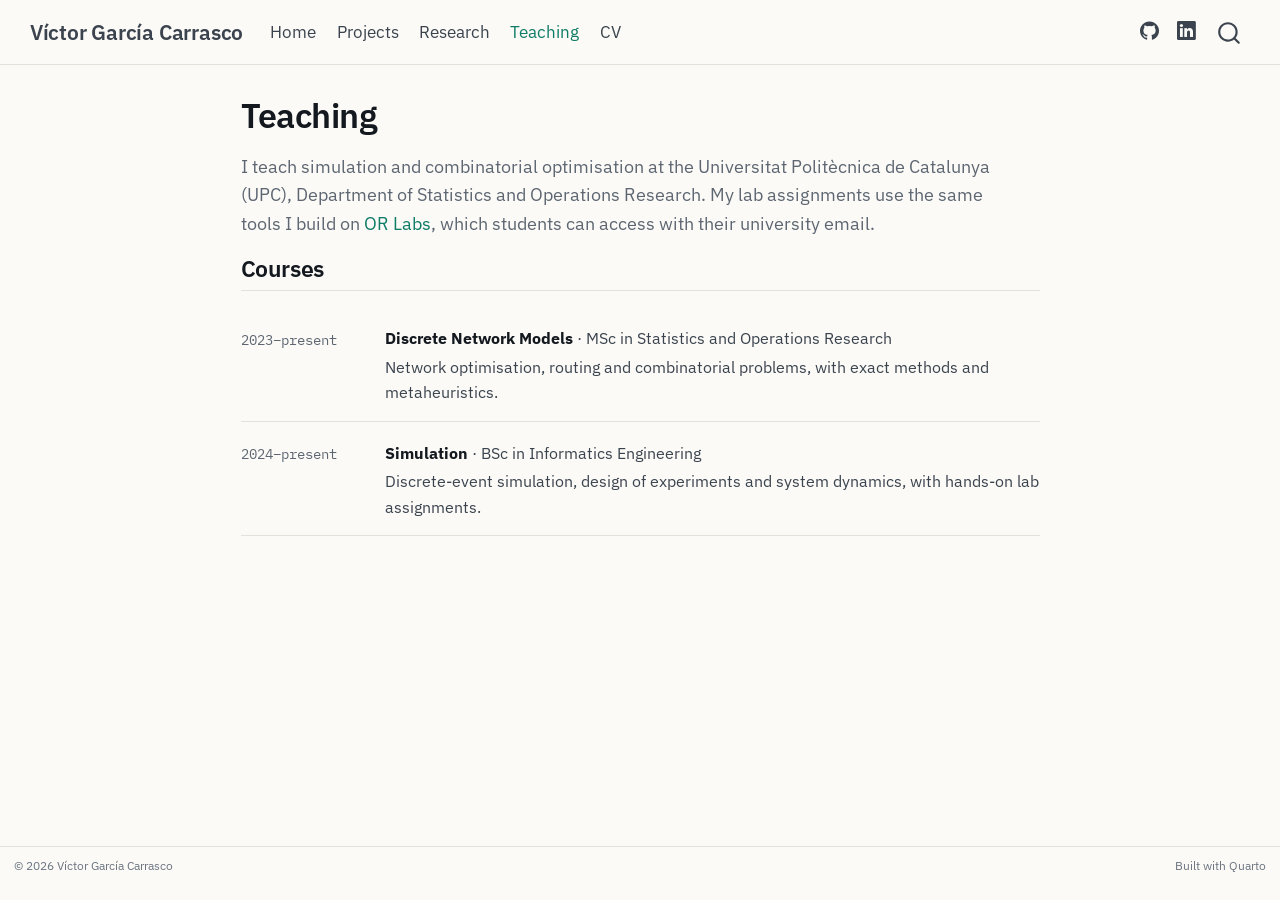
<file: teaching.html>
<!DOCTYPE html>
<html xmlns="http://www.w3.org/1999/xhtml" lang="en" xml:lang="en"><head>

<meta charset="utf-8">
<meta name="generator" content="quarto-1.10.20">

<meta name="viewport" content="width=device-width, initial-scale=1.0, user-scalable=yes">


<title>Teaching – Víctor García Carrasco</title>
<style>
/* Default styles provided by pandoc.
** See https://pandoc.org/MANUAL.html#variables-for-html for config info.
*/
span.smallcaps{font-variant: small-caps;}
div.columns{display: flex; gap: 1.5em;}
div.column{flex: auto;}
@media screen {
div.columns{gap: min(4vw, 1.5em);}
div.column{overflow-x: auto;}
}
div.hanging-indent{margin-left: 1.5em; text-indent: -1.5em;}
ul.task-list{list-style: none;}
ul.task-list li input[type="checkbox"] {
  width: 0.8em;
  margin: 0 0.8em 0.2em -1em; /* quarto-specific, see https://github.com/quarto-dev/quarto-cli/issues/4556 */ 
  vertical-align: middle;
}
</style>


<script src="site_libs/quarto-nav/quarto-nav.js"></script>
<script src="site_libs/quarto-nav/headroom.min.js"></script>
<script src="site_libs/clipboard/clipboard.min.js"></script>
<script src="site_libs/quarto-search/autocomplete.umd.js"></script>
<script src="site_libs/quarto-search/fuse.min.js"></script>
<script src="site_libs/quarto-search/quarto-search.js"></script>
<meta name="quarto:offset" content="./">
<link href="./images/profile.jpg" rel="icon" type="image/jpeg">
<script src="site_libs/quarto-html/quarto.js" type="module"></script>
<script src="site_libs/quarto-html/tabsets/tabsets.js" type="module"></script>
<script src="site_libs/quarto-html/popper.min.js"></script>
<script src="site_libs/quarto-html/tippy.umd.min.js"></script>
<link href="site_libs/quarto-html/tippy.css" rel="stylesheet">
<link href="site_libs/quarto-html/quarto-syntax-highlighting-8507f62baa3251ae0b684fec7492e69a.css" rel="stylesheet" id="quarto-text-highlighting-styles">
<script src="site_libs/bootstrap/bootstrap.min.js"></script>
<link href="site_libs/bootstrap/bootstrap-icons.css" rel="stylesheet">
<link href="site_libs/bootstrap/bootstrap-102f5c1a44d65feff6fb315ae211ab57.min.css" rel="stylesheet" append-hash="true" id="quarto-bootstrap" data-mode="light">
<script id="quarto-search-options" type="application/json">{
  "location": "navbar",
  "copy-button": false,
  "collapse-after": 3,
  "panel-placement": "end",
  "type": "overlay",
  "limit": 50,
  "keyboard-shortcut": [
    "f",
    "/",
    "s"
  ],
  "show-item-context": false,
  "language": {
    "search-no-results-text": "No results",
    "search-matching-documents-text": "matching documents",
    "search-copy-link-title": "Copy link to search",
    "search-hide-matches-text": "Hide additional matches",
    "search-more-match-text": "more match in this document",
    "search-more-matches-text": "more matches in this document",
    "search-clear-button-title": "Clear",
    "search-text-placeholder": "",
    "search-detached-cancel-button-title": "Cancel",
    "search-submit-button-title": "Submit",
    "search-label": "Search"
  }
}</script>
<style>html{ scroll-behavior: smooth; }</style>


<meta property="og:title" content="Teaching – Víctor García Carrasco">
<meta property="og:image" content="https://vgarcica.github.io/images/profile.jpg">
<meta property="og:site_name" content="Víctor García Carrasco">
<meta name="twitter:title" content="Teaching – Víctor García Carrasco">
<meta name="twitter:image" content="https://vgarcica.github.io/images/profile.jpg">
<meta name="twitter:card" content="summary_large_image">
</head>

<body class="nav-fixed fullcontent quarto-light">

<div id="quarto-search-results"></div>
  <header id="quarto-header" class="headroom fixed-top">
    <nav class="navbar navbar-expand-lg " data-bs-theme="dark">
      <div class="navbar-container container-fluid">
      <div class="navbar-brand-container mx-auto">
    <a class="navbar-brand" href="./index.html">
    <span class="navbar-title">Víctor García Carrasco</span>
    </a>
  </div>
            <div id="quarto-search" class="" title="Search"></div>
          <button class="navbar-toggler" type="button" data-bs-toggle="collapse" data-bs-target="#navbarCollapse" aria-controls="navbarCollapse" role="menu" aria-expanded="false" aria-label="Toggle navigation" onclick="if (window.quartoToggleHeadroom) { window.quartoToggleHeadroom(); }">
  <span class="navbar-toggler-icon"></span>
</button>
          <div class="collapse navbar-collapse" id="navbarCollapse">
            <ul class="navbar-nav navbar-nav-scroll me-auto">
  <li class="nav-item">
    <a class="nav-link" href="./index.html"> 
<span class="menu-text">Home</span></a>
  </li>  
  <li class="nav-item">
    <a class="nav-link" href="./projects.html"> 
<span class="menu-text">Projects</span></a>
  </li>  
  <li class="nav-item">
    <a class="nav-link" href="./research.html"> 
<span class="menu-text">Research</span></a>
  </li>  
  <li class="nav-item">
    <a class="nav-link active" href="./teaching.html" aria-current="page"> 
<span class="menu-text">Teaching</span></a>
  </li>  
  <li class="nav-item">
    <a class="nav-link" href="./cv.html"> 
<span class="menu-text">CV</span></a>
  </li>  
</ul>
            <ul class="navbar-nav navbar-nav-scroll ms-auto">
  <li class="nav-item compact">
    <a class="nav-link" href="https://github.com/vgarcica"> <i class="bi bi-github" role="img" aria-label="GitHub">
</i> 
<span class="menu-text"></span></a>
  </li>  
  <li class="nav-item compact">
    <a class="nav-link" href="https://www.linkedin.com/in/vgarcia81/"> <i class="bi bi-linkedin" role="img" aria-label="LinkedIn">
</i> 
<span class="menu-text"></span></a>
  </li>  
</ul>
          </div> <!-- /navcollapse -->
            <div class="quarto-navbar-tools">
</div>
      </div> <!-- /container-fluid -->
    </nav>
</header>
<!-- content -->
<div id="quarto-content" class="quarto-container page-columns page-rows-contents page-layout-article page-navbar">
<!-- sidebar -->
<!-- margin-sidebar -->
    
<!-- main -->
<main class="content" id="quarto-document-content">

<header id="title-block-header" class="quarto-title-block default">
<div class="quarto-title">
<h1 class="title">Teaching</h1>
</div>



<div class="quarto-title-meta">

    
  
    
  </div>
  


</header>


<div class="page-intro">
<p>I teach simulation and combinatorial optimisation at the Universitat Politècnica de Catalunya (UPC), Department of Statistics and Operations Research. My lab assignments use the same tools I build on <a href="https://orlabs.cloud">OR Labs</a>, which students can access with their university email.</p>
</div>
<section id="courses" class="level2">
<h2 data-anchor-id="courses">Courses</h2>
<div class="entry">
<p><span class="when">2023–present</span></p>
<div>
<p><strong>Discrete Network Models</strong> · MSc in Statistics and Operations Research</p>
<p>Network optimisation, routing and combinatorial problems, with exact methods and metaheuristics.</p>
</div>
</div>
<div class="entry">
<p><span class="when">2024–present</span></p>
<div>
<p><strong>Simulation</strong> · BSc in Informatics Engineering</p>
<p>Discrete-event simulation, design of experiments and system dynamics, with hands-on lab assignments.</p>
</div>
</div>


</section>

</main> <!-- /main -->
<script id="quarto-html-after-body" type="application/javascript">
  window.document.addEventListener("DOMContentLoaded", function (event) {
    const isCodeAnnotation = (el) => {
      for (const clz of el.classList) {
        if (clz.startsWith('code-annotation-')) {                     
          return true;
        }
      }
      return false;
    }
    const onCopySuccess = function(e) {
      // button target
      const button = e.trigger;
      // don't keep focus
      button.blur();
      // flash "checked"
      button.classList.add('code-copy-button-checked');
      var currentTitle = button.getAttribute("title");
      button.setAttribute("title", "Copied!");
      let tooltip;
      if (window.bootstrap) {
        button.setAttribute("data-bs-toggle", "tooltip");
        button.setAttribute("data-bs-placement", "left");
        button.setAttribute("data-bs-title", "Copied!");
        tooltip = new bootstrap.Tooltip(button, 
          { trigger: "manual", 
            customClass: "code-copy-button-tooltip",
            offset: [0, -8]});
        tooltip.show();    
      }
      setTimeout(function() {
        if (tooltip) {
          tooltip.hide();
          button.removeAttribute("data-bs-title");
          button.removeAttribute("data-bs-toggle");
          button.removeAttribute("data-bs-placement");
        }
        button.setAttribute("title", currentTitle);
        button.classList.remove('code-copy-button-checked');
      }, 1000);
      // clear code selection
      e.clearSelection();
    }
    const getTextToCopy = function(trigger) {
      const outerScaffold = trigger.parentElement.cloneNode(true);
      const codeEl = outerScaffold.querySelector('code');
      for (const childEl of codeEl.children) {
        if (isCodeAnnotation(childEl)) {
          childEl.remove();
        }
      }
      return codeEl.innerText;
    }
    const clipboard = new window.ClipboardJS('.code-copy-button:not([data-in-quarto-modal])', {
      text: getTextToCopy
    });
    clipboard.on('success', onCopySuccess);
    if (window.document.getElementById('quarto-embedded-source-code-modal')) {
      const clipboardModal = new window.ClipboardJS('.code-copy-button[data-in-quarto-modal]', {
        text: getTextToCopy,
        container: window.document.getElementById('quarto-embedded-source-code-modal')
      });
      clipboardModal.on('success', onCopySuccess);
    }
      var localhostRegex = new RegExp(/^(?:http|https):\/\/localhost\:?[0-9]*\//);
      var mailtoRegex = new RegExp(/^mailto:/);
        var filterRegex = new RegExp("https:\/\/vgarcica\.github\.io");
      var isInternal = (href) => {
          return filterRegex.test(href) || localhostRegex.test(href) || mailtoRegex.test(href);
      }
      // Inspect non-navigation links and adorn them if external
     var links = window.document.querySelectorAll('a[href]:not(.nav-link):not(.navbar-brand):not(.toc-action):not(.sidebar-link):not(.sidebar-item-toggle):not(.pagination-link):not(.no-external):not([aria-hidden]):not(.dropdown-item):not(.quarto-navigation-tool):not(.about-link)');
      for (var i=0; i<links.length; i++) {
        const link = links[i];
        if (!isInternal(link.href)) {
          // undo the damage that might have been done by quarto-nav.js in the case of
          // links that we want to consider external
          if (link.dataset.originalHref !== undefined) {
            link.href = link.dataset.originalHref;
          }
        }
      }
    function tippyHover(el, contentFn, onTriggerFn, onUntriggerFn) {
      const config = {
        allowHTML: true,
        maxWidth: 500,
        delay: 100,
        arrow: false,
        appendTo: function(el) {
            return el.parentElement;
        },
        interactive: true,
        interactiveBorder: 10,
        theme: 'quarto',
        placement: 'bottom-start',
      };
      if (contentFn) {
        config.content = contentFn;
      }
      if (onTriggerFn) {
        config.onTrigger = onTriggerFn;
      }
      if (onUntriggerFn) {
        config.onUntrigger = onUntriggerFn;
      }
      window.tippy(el, config); 
    }
    const noterefs = window.document.querySelectorAll('a[role="doc-noteref"]');
    for (var i=0; i<noterefs.length; i++) {
      const ref = noterefs[i];
      tippyHover(ref, function() {
        // use id or data attribute instead here
        let href = ref.getAttribute('data-footnote-href') || ref.getAttribute('href');
        try { href = new URL(href).hash; } catch {}
        const id = href.replace(/^#\/?/, "");
        const note = window.document.getElementById(id);
        if (note) {
          return note.innerHTML;
        } else {
          return "";
        }
      });
    }
    const xrefs = window.document.querySelectorAll('a.quarto-xref');
    const processXRef = (id, note) => {
      // Strip column container classes
      const stripColumnClz = (el) => {
        el.classList.remove("page-full", "page-columns");
        if (el.children) {
          for (const child of el.children) {
            stripColumnClz(child);
          }
        }
      }
      stripColumnClz(note)
      if (id === null || id.startsWith('sec-')) {
        // Special case sections, only their first couple elements
        const container = document.createElement("div");
        if (note.children && note.children.length > 2) {
          container.appendChild(note.children[0].cloneNode(true));
          for (let i = 1; i < note.children.length; i++) {
            const child = note.children[i];
            if (child.tagName === "P" && child.innerText === "") {
              continue;
            } else {
              container.appendChild(child.cloneNode(true));
              break;
            }
          }
          if (window.Quarto?.typesetMath) {
            window.Quarto.typesetMath(container);
          }
          return container.innerHTML
        } else {
          if (window.Quarto?.typesetMath) {
            window.Quarto.typesetMath(note);
          }
          return note.innerHTML;
        }
      } else {
        // Remove any anchor links if they are present
        const anchorLink = note.querySelector('a.anchorjs-link');
        if (anchorLink) {
          anchorLink.remove();
        }
        if (window.Quarto?.typesetMath) {
          window.Quarto.typesetMath(note);
        }
        if (note.classList.contains("callout")) {
          return note.outerHTML;
        } else {
          return note.innerHTML;
        }
      }
    }
    for (var i=0; i<xrefs.length; i++) {
      const xref = xrefs[i];
      tippyHover(xref, undefined, function(instance) {
        instance.disable();
        let url = xref.getAttribute('href');
        let hash = undefined; 
        if (url.startsWith('#')) {
          hash = url;
        } else {
          try { hash = new URL(url).hash; } catch {}
        }
        if (hash) {
          const id = hash.replace(/^#\/?/, "");
          const note = window.document.getElementById(id);
          if (note !== null) {
            try {
              const html = processXRef(id, note.cloneNode(true));
              instance.setContent(html);
            } finally {
              instance.enable();
              instance.show();
            }
          } else {
            // See if we can fetch this
            fetch(url.split('#')[0])
            .then(res => res.text())
            .then(html => {
              const parser = new DOMParser();
              const htmlDoc = parser.parseFromString(html, "text/html");
              const note = htmlDoc.getElementById(id);
              if (note !== null) {
                const html = processXRef(id, note);
                instance.setContent(html);
              } 
            }).finally(() => {
              instance.enable();
              instance.show();
            });
          }
        } else {
          // See if we can fetch a full url (with no hash to target)
          // This is a special case and we should probably do some content thinning / targeting
          fetch(url)
          .then(res => res.text())
          .then(html => {
            const parser = new DOMParser();
            const htmlDoc = parser.parseFromString(html, "text/html");
            const note = htmlDoc.querySelector('main.content');
            if (note !== null) {
              // This should only happen for chapter cross references
              // (since there is no id in the URL)
              // remove the first header
              if (note.children.length > 0 && note.children[0].tagName === "HEADER") {
                note.children[0].remove();
              }
              const html = processXRef(null, note);
              instance.setContent(html);
            } 
          }).finally(() => {
            instance.enable();
            instance.show();
          });
        }
      }, function(instance) {
      });
    }
        let selectedAnnoteEl;
        const selectorForAnnotation = ( cell, annotation) => {
          let cellAttr = 'data-code-cell="' + cell + '"';
          let lineAttr = 'data-code-annotation="' +  annotation + '"';
          const selector = 'span[' + cellAttr + '][' + lineAttr + ']';
          return selector;
        }
        const selectCodeLines = (annoteEl) => {
          const doc = window.document;
          const targetCell = annoteEl.getAttribute("data-target-cell");
          const targetAnnotation = annoteEl.getAttribute("data-target-annotation");
          const annoteSpan = window.document.querySelector(selectorForAnnotation(targetCell, targetAnnotation));
          const lines = annoteSpan.getAttribute("data-code-lines").split(",");
          const lineIds = lines.map((line) => {
            return targetCell + "-" + line;
          })
          let top = null;
          let height = null;
          let parent = null;
          if (lineIds.length > 0) {
              //compute the position of the single el (top and bottom and make a div)
              const el = window.document.getElementById(lineIds[0]);
              top = el.offsetTop;
              height = el.offsetHeight;
              parent = el.parentElement.parentElement;
            if (lineIds.length > 1) {
              const lastEl = window.document.getElementById(lineIds[lineIds.length - 1]);
              const bottom = lastEl.offsetTop + lastEl.offsetHeight;
              height = bottom - top;
            }
            if (top !== null && height !== null && parent !== null) {
              // cook up a div (if necessary) and position it 
              let div = window.document.getElementById("code-annotation-line-highlight");
              if (div === null) {
                div = window.document.createElement("div");
                div.setAttribute("id", "code-annotation-line-highlight");
                div.style.position = 'absolute';
                parent.appendChild(div);
              }
              div.style.top = top - 2 + "px";
              div.style.height = height + 4 + "px";
              div.style.left = 0;
              let gutterDiv = window.document.getElementById("code-annotation-line-highlight-gutter");
              if (gutterDiv === null) {
                gutterDiv = window.document.createElement("div");
                gutterDiv.setAttribute("id", "code-annotation-line-highlight-gutter");
                gutterDiv.style.position = 'absolute';
                const codeCell = window.document.getElementById(targetCell);
                const gutter = codeCell.querySelector('.code-annotation-gutter');
                gutter.appendChild(gutterDiv);
              }
              gutterDiv.style.top = top - 2 + "px";
              gutterDiv.style.height = height + 4 + "px";
            }
            selectedAnnoteEl = annoteEl;
          }
        };
        const unselectCodeLines = () => {
          const elementsIds = ["code-annotation-line-highlight", "code-annotation-line-highlight-gutter"];
          elementsIds.forEach((elId) => {
            const div = window.document.getElementById(elId);
            if (div) {
              div.remove();
            }
          });
          selectedAnnoteEl = undefined;
        };
          // Handle positioning of the toggle
      window.addEventListener(
        "resize",
        throttle(() => {
          elRect = undefined;
          if (selectedAnnoteEl) {
            selectCodeLines(selectedAnnoteEl);
          }
        }, 10)
      );
      function throttle(fn, ms) {
      let throttle = false;
      let timer;
        return (...args) => {
          if(!throttle) { // first call gets through
              fn.apply(this, args);
              throttle = true;
          } else { // all the others get throttled
              if(timer) clearTimeout(timer); // cancel #2
              timer = setTimeout(() => {
                fn.apply(this, args);
                timer = throttle = false;
              }, ms);
          }
        };
      }
        // Attach click handler to the DT
        const annoteDls = window.document.querySelectorAll('dt[data-target-cell]');
        for (const annoteDlNode of annoteDls) {
          annoteDlNode.addEventListener('click', (event) => {
            const clickedEl = event.target;
            if (clickedEl !== selectedAnnoteEl) {
              unselectCodeLines();
              const activeEl = window.document.querySelector('dt[data-target-cell].code-annotation-active');
              if (activeEl) {
                activeEl.classList.remove('code-annotation-active');
              }
              selectCodeLines(clickedEl);
              clickedEl.classList.add('code-annotation-active');
            } else {
              // Unselect the line
              unselectCodeLines();
              clickedEl.classList.remove('code-annotation-active');
            }
          });
        }
    const findCites = (el) => {
      const parentEl = el.parentElement;
      if (parentEl) {
        const cites = parentEl.dataset.cites;
        if (cites) {
          return {
            el,
            cites: cites.split(' ')
          };
        } else {
          return findCites(el.parentElement)
        }
      } else {
        return undefined;
      }
    };
    var bibliorefs = window.document.querySelectorAll('a[role="doc-biblioref"]');
    for (var i=0; i<bibliorefs.length; i++) {
      const ref = bibliorefs[i];
      const citeInfo = findCites(ref);
      if (citeInfo) {
        tippyHover(citeInfo.el, function() {
          var popup = window.document.createElement('div');
          citeInfo.cites.forEach(function(cite) {
            var citeDiv = window.document.createElement('div');
            citeDiv.classList.add('hanging-indent');
            citeDiv.classList.add('csl-entry');
            var biblioDiv = window.document.getElementById('ref-' + cite);
            if (biblioDiv) {
              citeDiv.innerHTML = biblioDiv.innerHTML;
            }
            popup.appendChild(citeDiv);
          });
          return popup.innerHTML;
        });
      }
    }
  });
  </script>
</div> <!-- /content -->
<footer class="footer">
  <div class="nav-footer">
    <div class="nav-footer-left">
<p>© 2026 Víctor García Carrasco</p>
</div>   
    <div class="nav-footer-center">
      &nbsp;
    </div>
    <div class="nav-footer-right">
<p>Built with <a href="https://quarto.org">Quarto</a></p>
</div>
  </div>
</footer>




<script src="site_libs/quarto-html/zenscroll-min.js"></script>
</body></html>
</file>
<file: site_libs/quarto-html/tippy.css>
.tippy-box[data-animation=fade][data-state=hidden]{opacity:0}[data-tippy-root]{max-width:calc(100vw - 10px)}.tippy-box{position:relative;background-color:#333;color:#fff;border-radius:4px;font-size:14px;line-height:1.4;white-space:normal;outline:0;transition-property:transform,visibility,opacity}.tippy-box[data-placement^=top]>.tippy-arrow{bottom:0}.tippy-box[data-placement^=top]>.tippy-arrow:before{bottom:-7px;left:0;border-width:8px 8px 0;border-top-color:initial;transform-origin:center top}.tippy-box[data-placement^=bottom]>.tippy-arrow{top:0}.tippy-box[data-placement^=bottom]>.tippy-arrow:before{top:-7px;left:0;border-width:0 8px 8px;border-bottom-color:initial;transform-origin:center bottom}.tippy-box[data-placement^=left]>.tippy-arrow{right:0}.tippy-box[data-placement^=left]>.tippy-arrow:before{border-width:8px 0 8px 8px;border-left-color:initial;right:-7px;transform-origin:center left}.tippy-box[data-placement^=right]>.tippy-arrow{left:0}.tippy-box[data-placement^=right]>.tippy-arrow:before{left:-7px;border-width:8px 8px 8px 0;border-right-color:initial;transform-origin:center right}.tippy-box[data-inertia][data-state=visible]{transition-timing-function:cubic-bezier(.54,1.5,.38,1.11)}.tippy-arrow{width:16px;height:16px;color:#333}.tippy-arrow:before{content:"";position:absolute;border-color:transparent;border-style:solid}.tippy-content{position:relative;padding:5px 9px;z-index:1}
</file>
<file: site_libs/quarto-html/quarto-syntax-highlighting-8507f62baa3251ae0b684fec7492e69a.css>
/* quarto syntax highlight colors */
:root {
  --quarto-hl-ot-color: #003B4F;
  --quarto-hl-at-color: #657422;
  --quarto-hl-ss-color: #20794D;
  --quarto-hl-an-color: #5E5E5E;
  --quarto-hl-fu-color: #4758AB;
  --quarto-hl-st-color: #20794D;
  --quarto-hl-cf-color: #003B4F;
  --quarto-hl-op-color: #5E5E5E;
  --quarto-hl-er-color: #AD0000;
  --quarto-hl-bn-color: #AD0000;
  --quarto-hl-al-color: #AD0000;
  --quarto-hl-va-color: #111111;
  --quarto-hl-bu-color: inherit;
  --quarto-hl-ex-color: inherit;
  --quarto-hl-pp-color: #AD0000;
  --quarto-hl-in-color: #5E5E5E;
  --quarto-hl-vs-color: #20794D;
  --quarto-hl-wa-color: #5E5E5E;
  --quarto-hl-do-color: #5E5E5E;
  --quarto-hl-im-color: #00769E;
  --quarto-hl-ch-color: #20794D;
  --quarto-hl-dt-color: #AD0000;
  --quarto-hl-fl-color: #AD0000;
  --quarto-hl-co-color: #5E5E5E;
  --quarto-hl-cv-color: #5E5E5E;
  --quarto-hl-cn-color: #8f5902;
  --quarto-hl-sc-color: #5E5E5E;
  --quarto-hl-dv-color: #AD0000;
  --quarto-hl-kw-color: #003B4F;
}

/* other quarto variables */
:root {
  --quarto-font-monospace: "IBM Plex Mono", ui-monospace, monospace;
}

/* syntax highlight based on Pandoc's rules */
pre > code.sourceCode > span {
  color: #003B4F;
}

code.sourceCode > span {
  color: #003B4F;
}

div.sourceCode,
div.sourceCode pre.sourceCode {
  color: #003B4F;
}

/* Normal */
code span {
  color: #003B4F;
}

/* Alert */
code span.al {
  color: #AD0000;
  font-style: inherit;
}

/* Annotation */
code span.an {
  color: #5E5E5E;
  font-style: inherit;
}

/* Attribute */
code span.at {
  color: #657422;
  font-style: inherit;
}

/* BaseN */
code span.bn {
  color: #AD0000;
  font-style: inherit;
}

/* BuiltIn */
code span.bu {
  font-style: inherit;
}

/* ControlFlow */
code span.cf {
  color: #003B4F;
  font-weight: bold;
  font-style: inherit;
}

/* Char */
code span.ch {
  color: #20794D;
  font-style: inherit;
}

/* Constant */
code span.cn {
  color: #8f5902;
  font-style: inherit;
}

/* Comment */
code span.co {
  color: #5E5E5E;
  font-style: inherit;
}

/* CommentVar */
code span.cv {
  color: #5E5E5E;
  font-style: italic;
}

/* Documentation */
code span.do {
  color: #5E5E5E;
  font-style: italic;
}

/* DataType */
code span.dt {
  color: #AD0000;
  font-style: inherit;
}

/* DecVal */
code span.dv {
  color: #AD0000;
  font-style: inherit;
}

/* Error */
code span.er {
  color: #AD0000;
  font-style: inherit;
}

/* Extension */
code span.ex {
  font-style: inherit;
}

/* Float */
code span.fl {
  color: #AD0000;
  font-style: inherit;
}

/* Function */
code span.fu {
  color: #4758AB;
  font-style: inherit;
}

/* Import */
code span.im {
  color: #00769E;
  font-style: inherit;
}

/* Information */
code span.in {
  color: #5E5E5E;
  font-style: inherit;
}

/* Keyword */
code span.kw {
  color: #003B4F;
  font-weight: bold;
  font-style: inherit;
}

/* Operator */
code span.op {
  color: #5E5E5E;
  font-style: inherit;
}

/* Other */
code span.ot {
  color: #003B4F;
  font-style: inherit;
}

/* Preprocessor */
code span.pp {
  color: #AD0000;
  font-style: inherit;
}

/* SpecialChar */
code span.sc {
  color: #5E5E5E;
  font-style: inherit;
}

/* SpecialString */
code span.ss {
  color: #20794D;
  font-style: inherit;
}

/* String */
code span.st {
  color: #20794D;
  font-style: inherit;
}

/* Variable */
code span.va {
  color: #111111;
  font-style: inherit;
}

/* VerbatimString */
code span.vs {
  color: #20794D;
  font-style: inherit;
}

/* Warning */
code span.wa {
  color: #5E5E5E;
  font-style: italic;
}

.prevent-inlining {
  content: "</";
}

/*# sourceMappingURL=226b29940a38d9098e4e569696dd4bc5.css.map */
</file>
